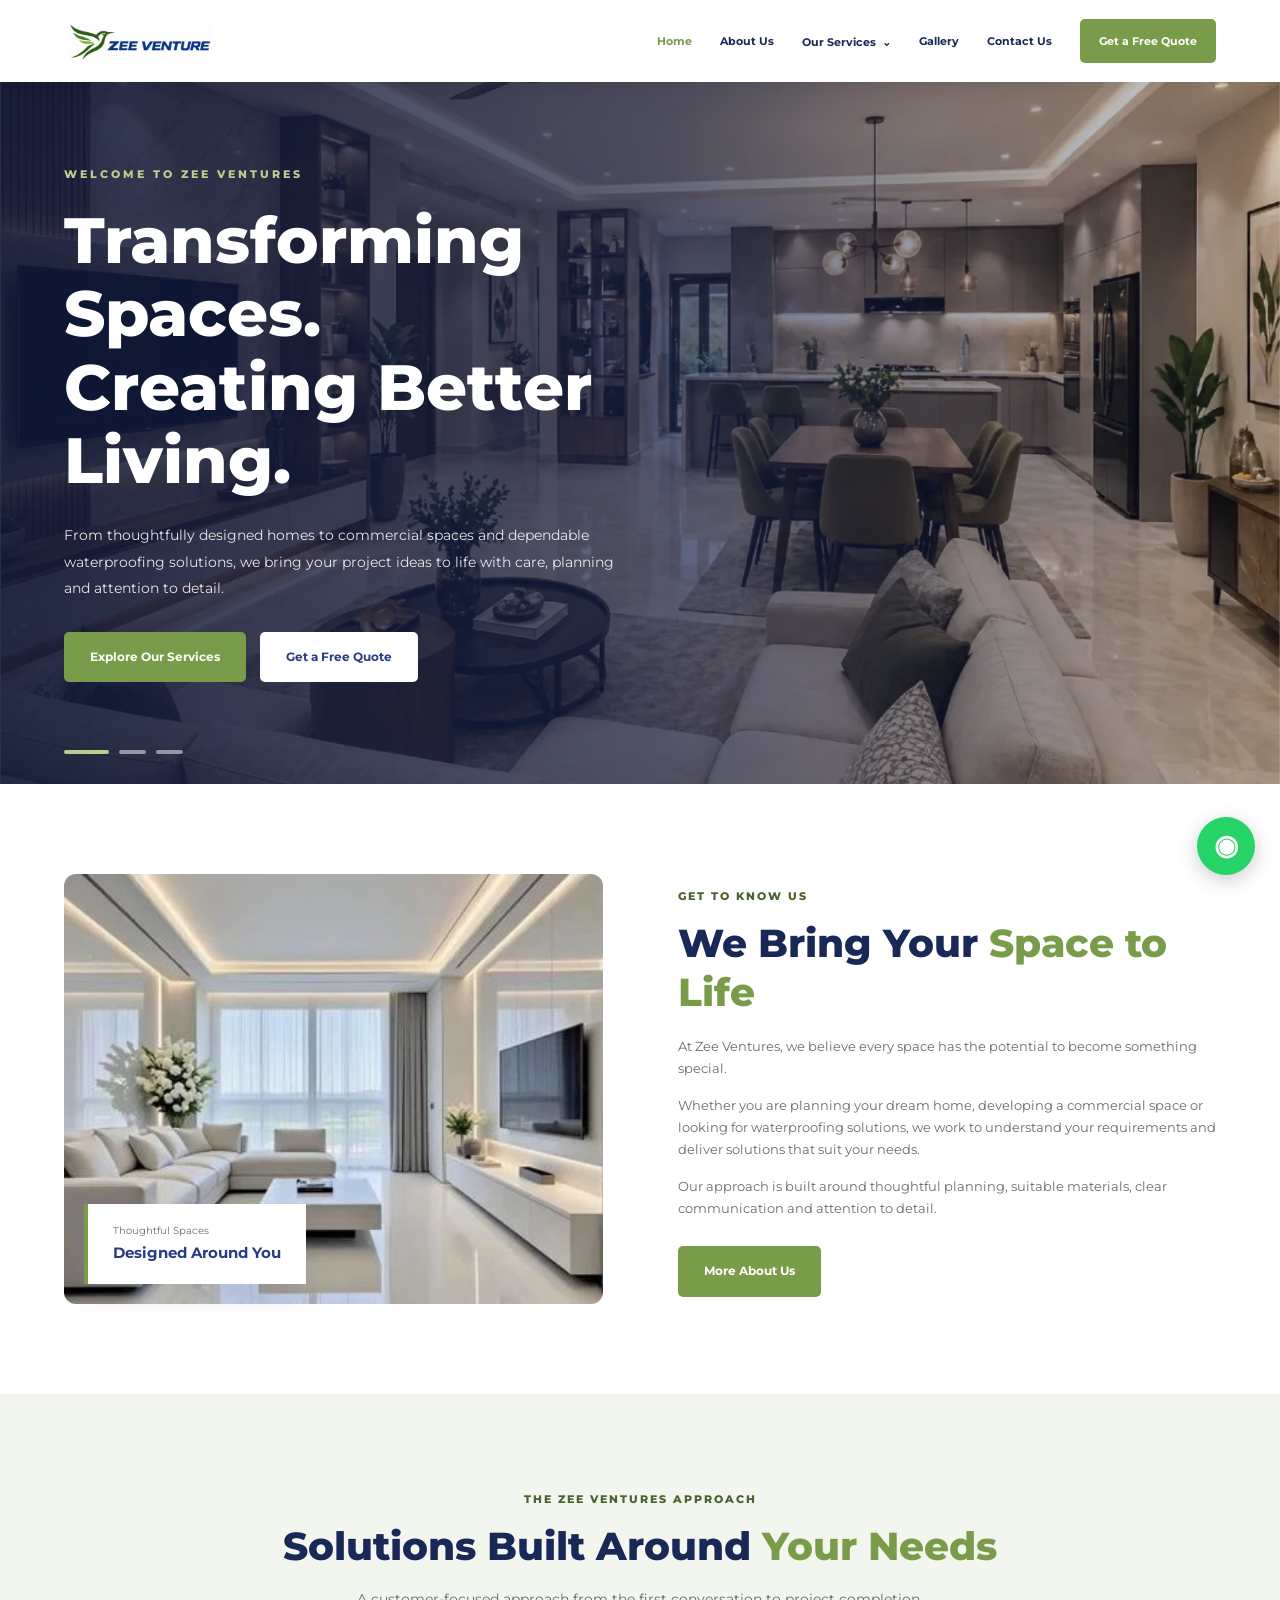
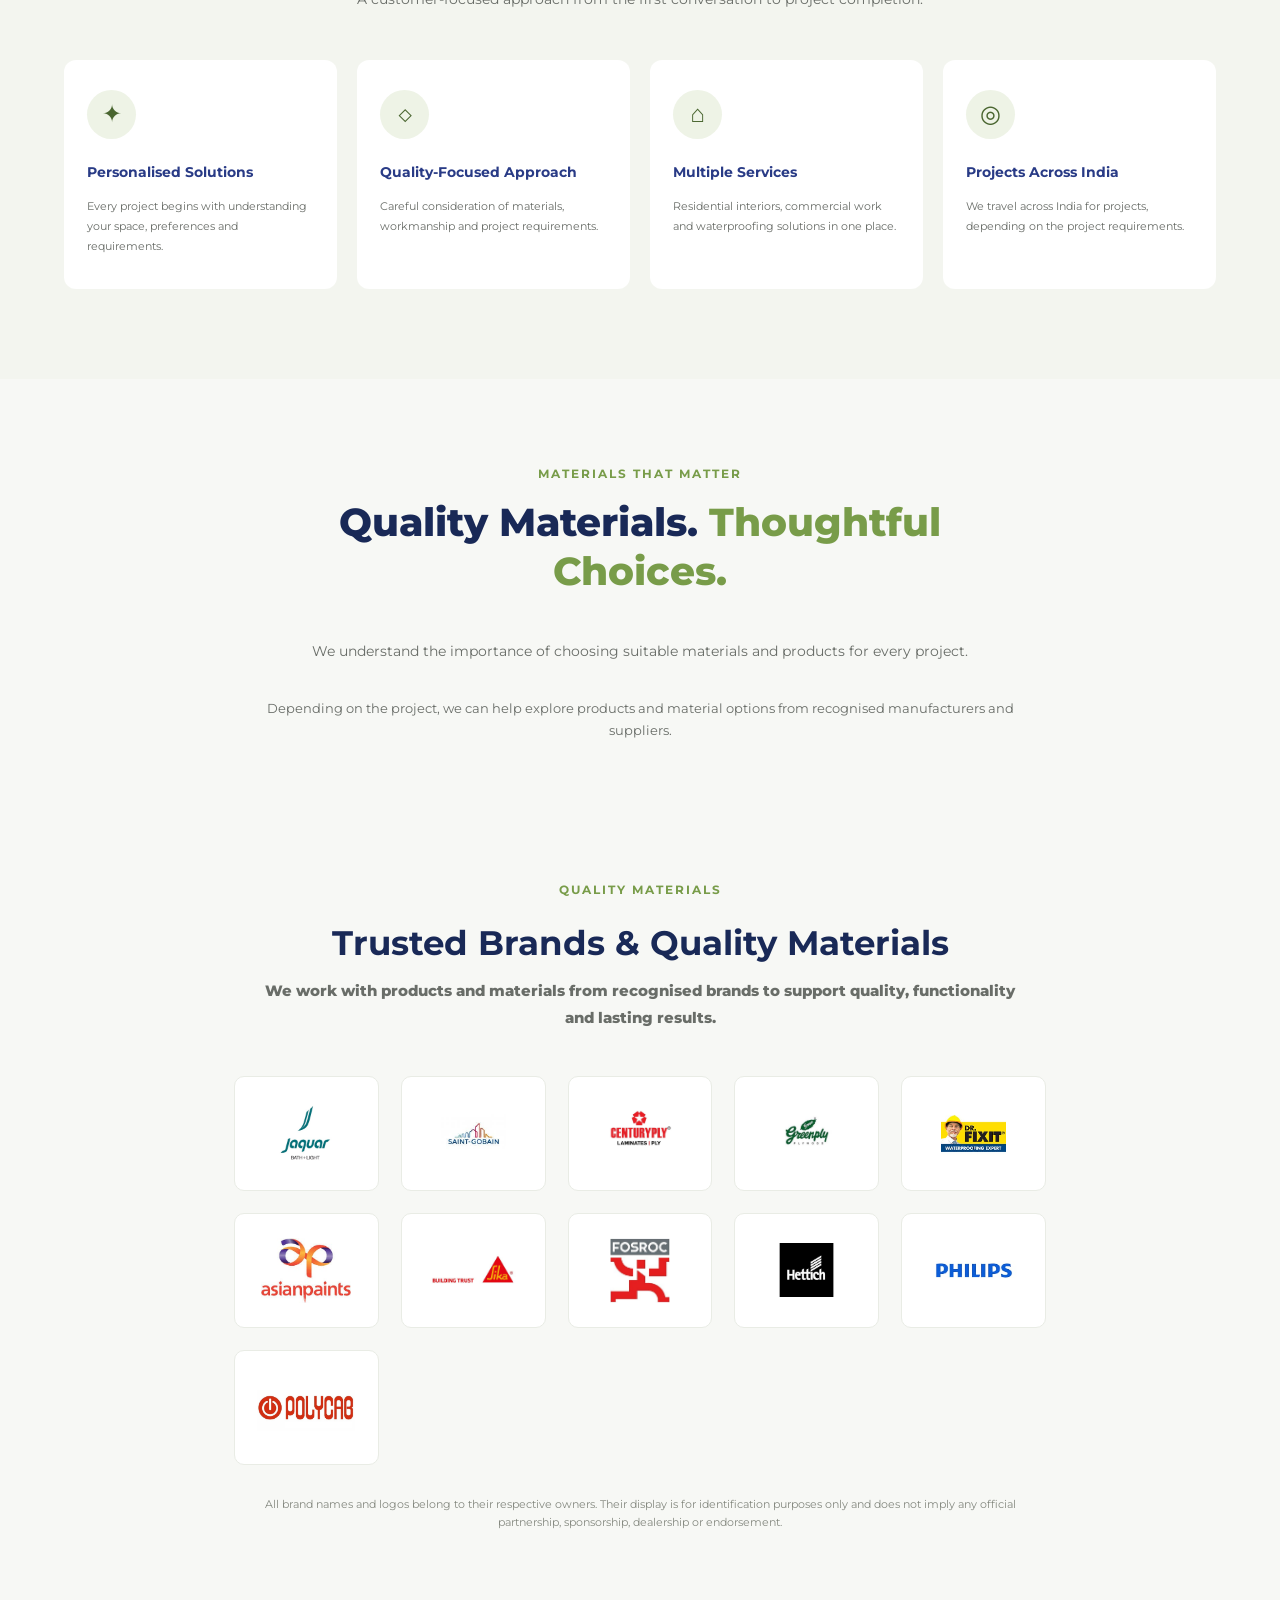
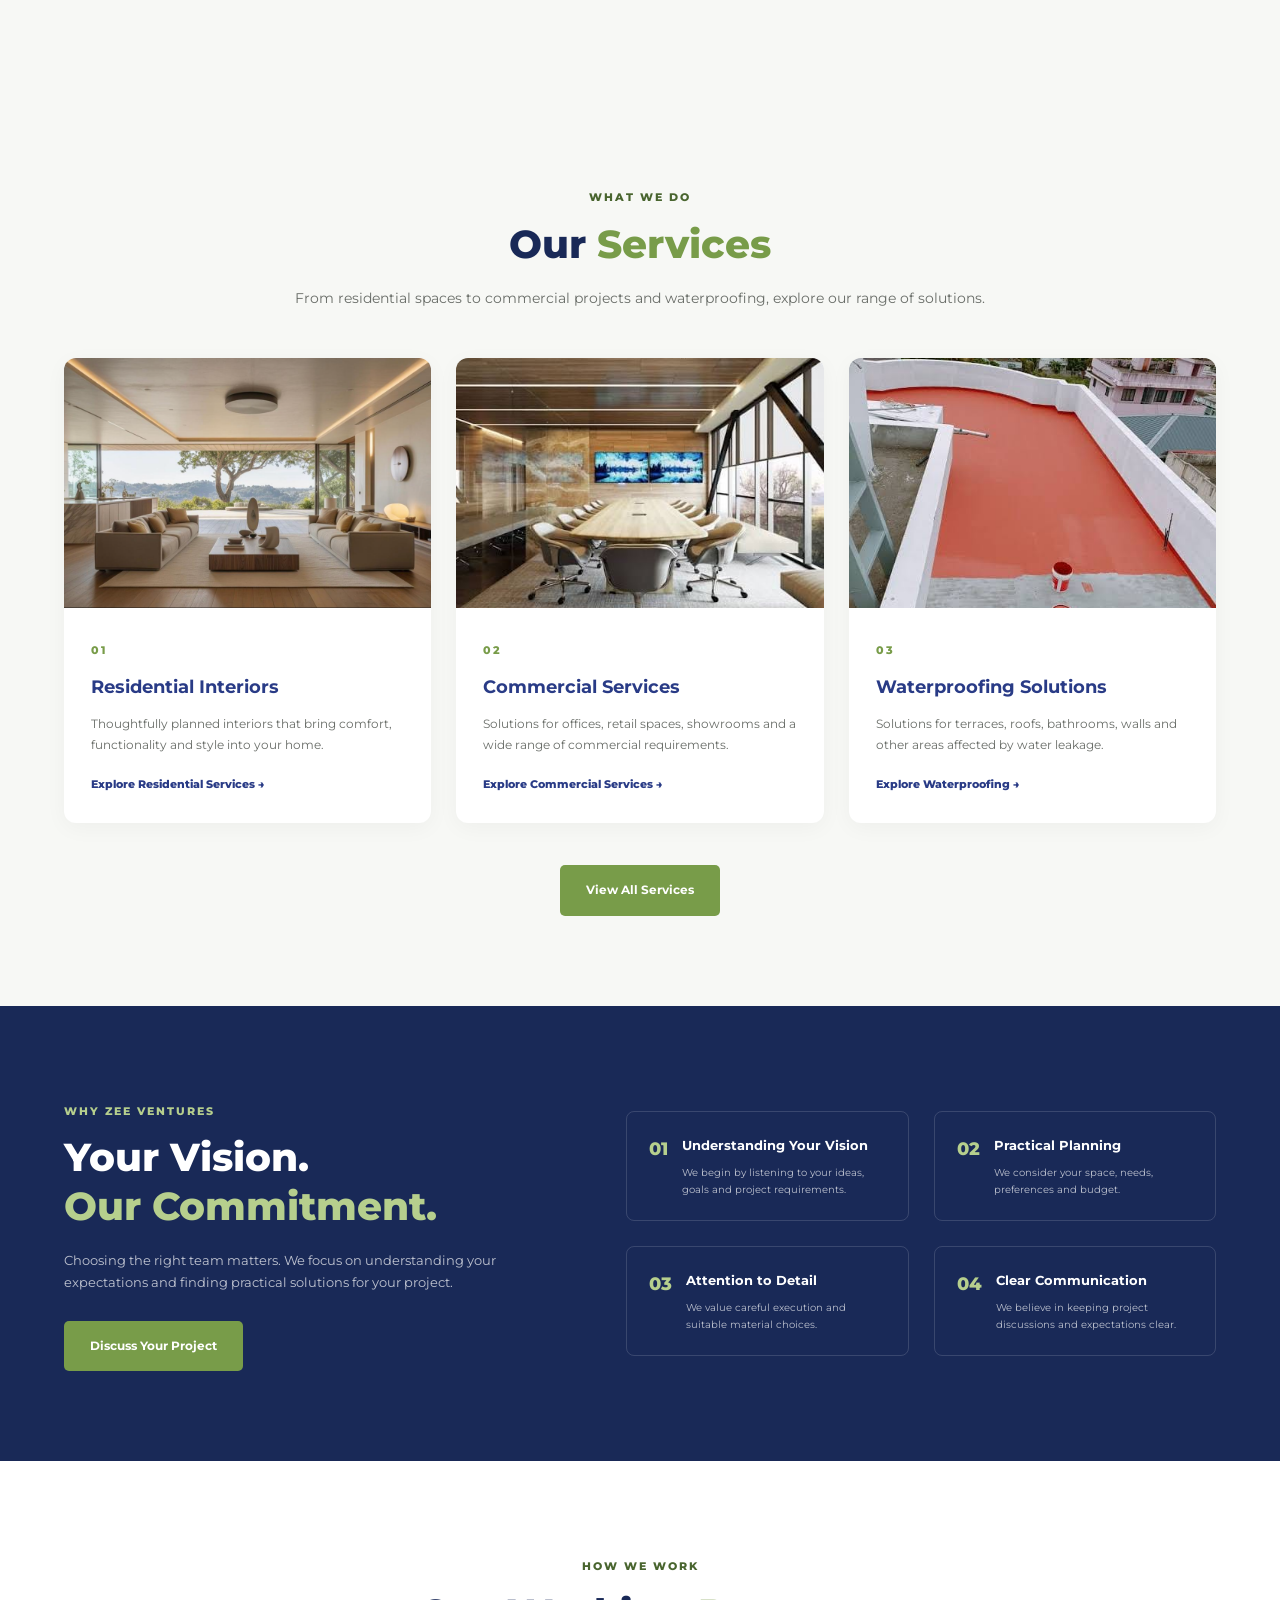
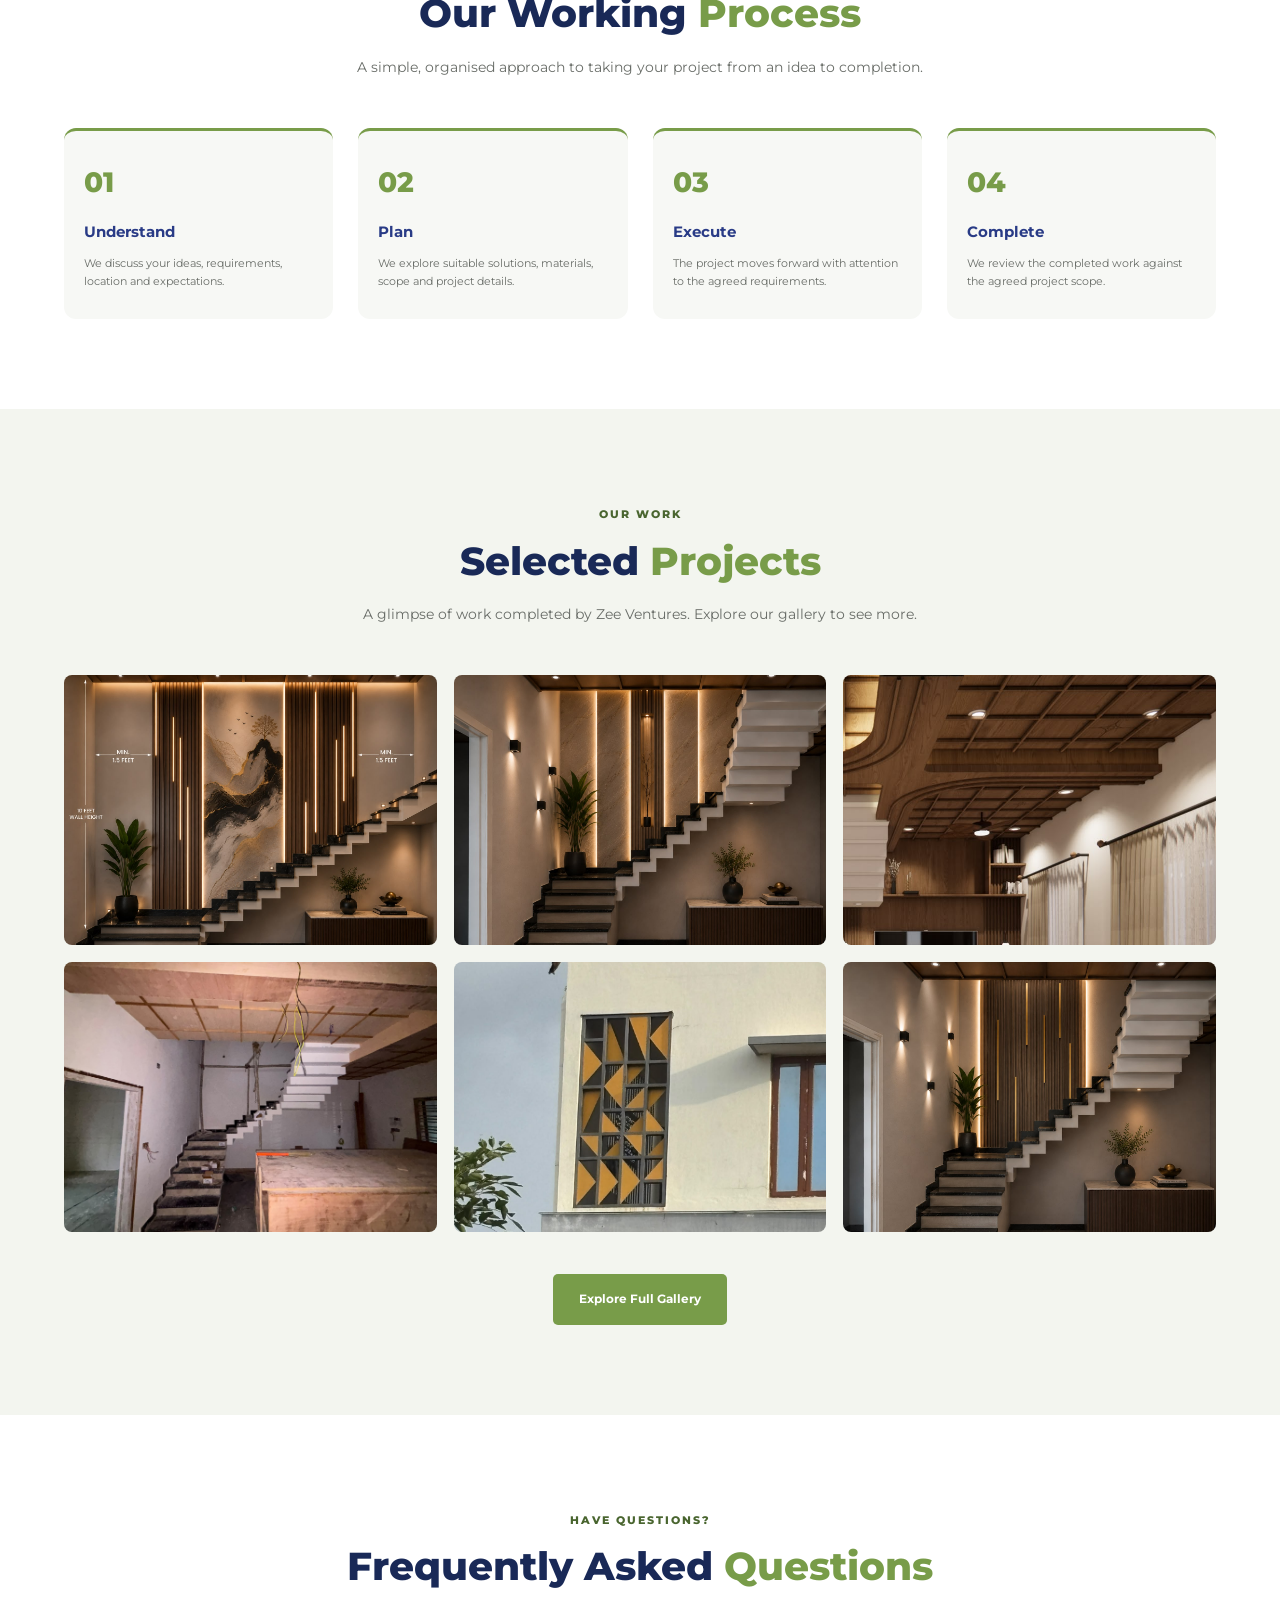
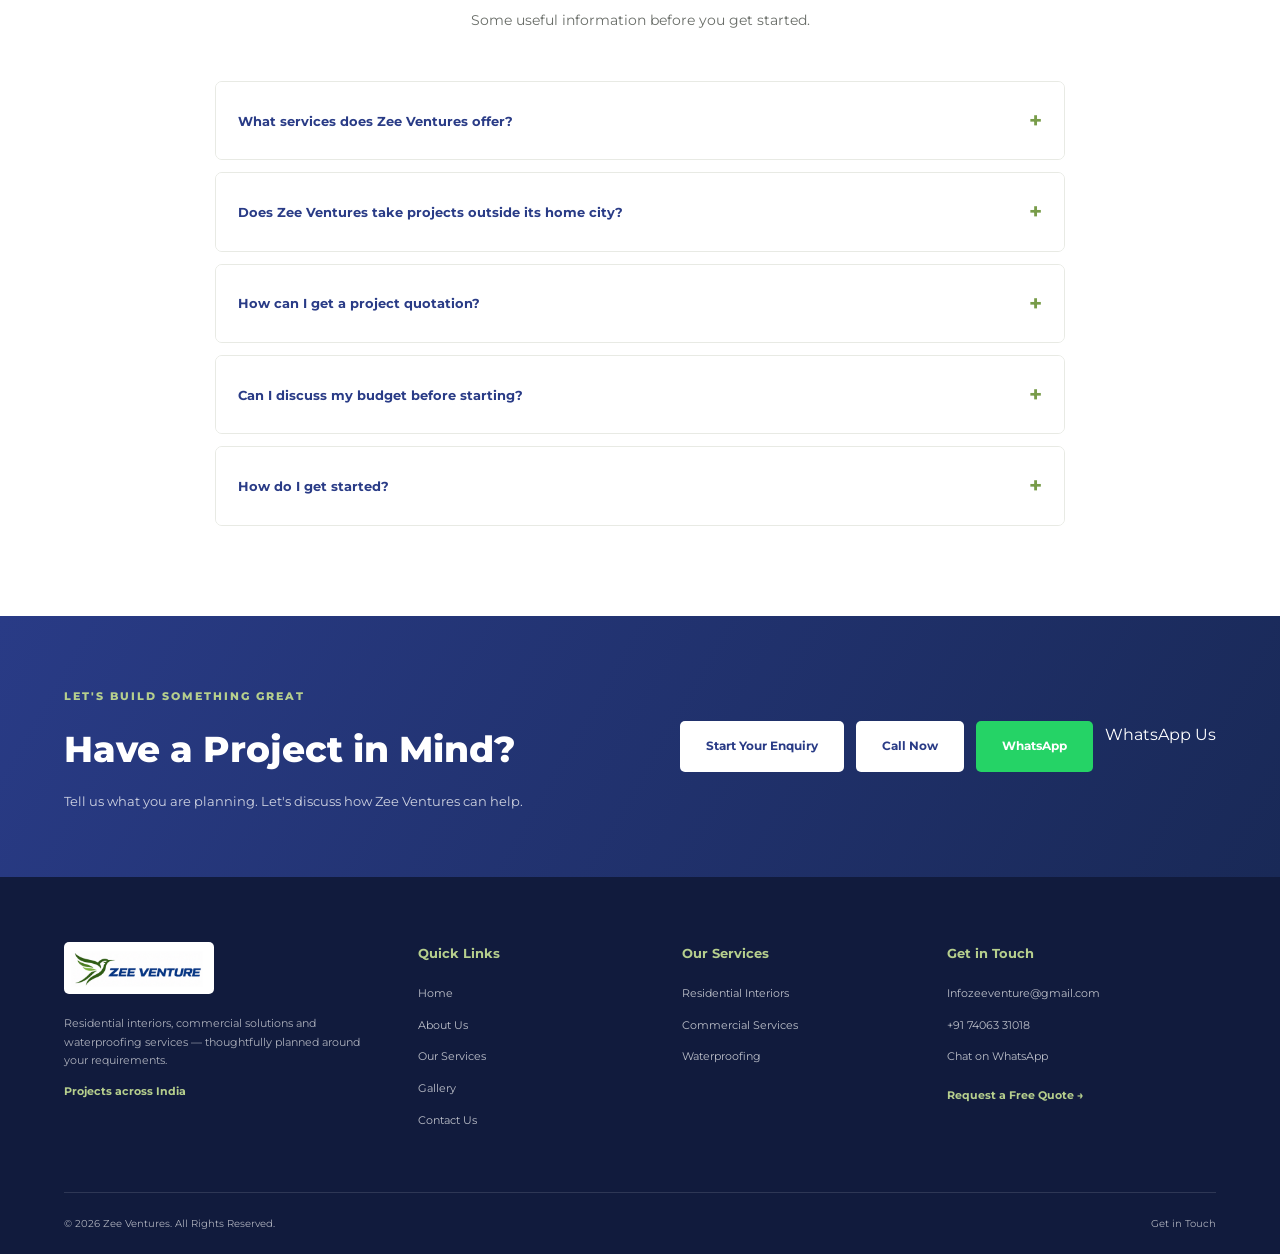
<file: index.html>
<!DOCTYPE html>
<html lang="en">
<head>
    <meta charset="UTF-8">
    <meta name="viewport" content="width=device-width, initial-scale=1.0">

   <title>Interior Designers & Construction in Bangalore | Zee Ventures</title>

    <meta name="description" content="Zee Ventures offers interior design, construction, modular kitchens, renovation and waterproofing services in Bangalore. Contact us for a free quote.">

    <meta name="keywords" content="Zee Ventures, interior design, residential interiors, commercial interiors, waterproofing, interior solutions India">

    <meta name="theme-color" content="#293B86">

    <link rel="preconnect" href="https://fonts.googleapis.com">
    <link rel="preconnect" href="https://fonts.gstatic.com" crossorigin>

    <link href="https://fonts.googleapis.com/css2?family=Montserrat:wght@400;500;600;700;800&display=swap" rel="stylesheet">

    <link rel="stylesheet" href="style.css">
    <link rel="canonical" href="https://zeeventures.in/">
</head>

<body>

<!-- ================= HEADER ================= -->

<header class="site-header">
    <div class="container header-container">

        <a href="index.html" class="logo">
            <img src="images/logo.png" alt="Zee Ventures">
        </a>

        <button class="menu-toggle" id="menuToggle"
                aria-label="Open navigation" aria-expanded="false">
            <span></span>
            <span></span>
            <span></span>
        </button>

        <nav class="main-nav" id="mainNav">
            <a href="index.html" class="active">Home</a>
            <a href="about.html">About Us</a>

            <div class="nav-dropdown">
                <a href="services.html" class="dropdown-toggle">
                    Our Services <span>⌄</span>
                </a>

                <div class="dropdown-menu">
                    <a href="services.html#residential">Residential Interiors</a>
                    <a href="services.html#commercial">Commercial Services</a>
                    <a href="services.html#waterproofing">Waterproofing</a>
                </div>
            </div>

            <a href="gallery.html">Gallery</a>
            <a href="contact.html">Contact Us</a>

            <a href="contact.html#contact-form" class="btn btn-primary nav-quote">
                Get a Free Quote
            </a>
        </nav>

    </div>
</header>


<main>

<!-- ================= HERO SLIDESHOW ================= -->

<section class="hero" id="home">

    <div class="hero-slides" aria-hidden="true">
        <img class="hero-slide active"
             src="images/zee-hero-1.webp" alt=""
             width="1854" height="1236" fetchpriority="high"
             style="object-fit: cover;">

        <div class="hero-slide" data-image="images/zee-hero-2.webp"></div>
        <div class="hero-slide" data-image="images/i22.jpeg"></div>
    </div>

    <div class="hero-overlay"></div>

    <div class="container hero-container">
        <div class="hero-content">

            <span class="hero-tag">WELCOME TO ZEE VENTURES</span>

            <h1>
                Transforming Spaces.<br>
                Creating Better Living.
            </h1>

            <p>
                From thoughtfully designed homes to commercial
                spaces and dependable waterproofing solutions,
                we bring your project ideas to life with care,
                planning and attention to detail.
            </p>

            <div class="hero-buttons">
                <a href="services.html" class="btn btn-primary">
                    Explore Our Services
                </a>

                <a href="contact.html#contact-form" class="btn btn-light">
                    Get a Free Quote
                </a>
            </div>

        </div>
    </div>

    <div class="hero-dots">
        <button class="hero-dot active" data-slide="0"
                aria-label="Show slide 1"></button>
        <button class="hero-dot" data-slide="1"
                aria-label="Show slide 2"></button>
        <button class="hero-dot" data-slide="2"
                aria-label="Show slide 3"></button>
    </div>

</section>


<!-- ================= INTRODUCTION / ABOUT ================= -->

<section class="section-padding about-section" id="about">
    <div class="container about-grid">

        <div class="about-image">
            <img src="images/i1.jpeg"
                 alt="Interior design project by Zee Ventures"
                 loading="lazy">

            <div class="about-image-caption">
                <span>Thoughtful Spaces</span>
                <strong>Designed Around You</strong>
            </div>
        </div>

        <div class="about-content">

            <span class="section-tag">GET TO KNOW US</span>

            <h2 class="section-heading">
                We Bring Your <span>Space to Life</span>
            </h2>

            <p>
                At Zee Ventures, we believe every space has the
                potential to become something special.
            </p>

            <p>
                Whether you are planning your dream home,
                developing a commercial space or looking for
                waterproofing solutions, we work to understand
                your requirements and deliver solutions that
                suit your needs.
            </p>

            <p>
                Our approach is built around thoughtful planning,
                suitable materials, clear communication and
                attention to detail.
            </p>

            <a href="about.html" class="btn btn-primary">
                More About Us
            </a>

        </div>

    </div>
</section>


<!-- ================= TRUST HIGHLIGHTS ================= -->

<section class="trust-section section-padding">
    <div class="container">

        <div class="section-title center">
            <span class="section-tag">THE ZEE VENTURES APPROACH</span>
            <h2 class="section-heading">
                Solutions Built Around <span>Your Needs</span>
            </h2>
            <p>
                A customer-focused approach from the first
                conversation to project completion.
            </p>
        </div>

        <div class="trust-grid">

            <div class="trust-card">
                <div class="trust-icon">✦</div>
                <h3>Personalised Solutions</h3>
                <p>
                    Every project begins with understanding
                    your space, preferences and requirements.
                </p>
            </div>

            <div class="trust-card">
                <div class="trust-icon">◇</div>
                <h3>Quality-Focused Approach</h3>
                <p>
                    Careful consideration of materials,
                    workmanship and project requirements.
                </p>
            </div>

            <div class="trust-card">
                <div class="trust-icon">⌂</div>
                <h3>Multiple Services</h3>
                <p>
                    Residential interiors, commercial work
                    and waterproofing solutions in one place.
                </p>
            </div>

            <div class="trust-card">
                <div class="trust-icon">◎</div>
                <h3>Projects Across India</h3>
                <p>
                    We travel across India for projects,
                    depending on the project requirements.
                </p>
            </div>

        </div>

    </div>
</section>


<!-- ================= BRANDS & MATERIALS ================= -->

<section class="brands-section section-padding">
    <div class="container">

        <div class="section-title center">
            <span class="section-tag">MATERIALS THAT MATTER</span>
            <h2 class="section-heading">
                Quality Materials. <span>Thoughtful Choices.</span>
            </h2>
            <p>
                We understand the importance of choosing
                suitable materials and products for every project.
            </p>
        </div>

        <div class="brands-message">
            <p>
                Depending on the project, we can help explore
                products and material options from recognised
                manufacturers and suppliers.
            </p>
        </div>

        <!--
        Add brand names below ONLY when Zee Ventures genuinely
        uses, specifies or sources those brands for projects.
        Do not add brand logos without permission.
        Remove any names that do not apply.
        -->

        
<section class="brands-section">
    <div class="section-heading">
        <span class="section-tag">QUALITY MATERIALS</span>
        <h2>Trusted Brands & Quality Materials</h2>
        <p>
            We work with products and materials from recognised brands
            to support quality, functionality and lasting results.
        </p>
    </div>

    <div class="brand-list">

        <div class="brand-item">
            <img src="images/brands/jaquar.jpeg" alt="Jaquar">
        </div>

        <div class="brand-item">
            <img src="images/brands/saint-gobain.jpeg" alt="Saint-Gobain">
        </div>

        <div class="brand-item">
            <img src="images/brands/centuryply.jpeg" alt="CenturyPly">
        </div>

        <div class="brand-item">
            <img src="images/brands/greenply.jpeg" alt="Greenply">
        </div>

        <div class="brand-item">
            <img src="images/brands/dr-fixit.jpeg" alt="Dr. Fixit">
        </div>

        <div class="brand-item">
            <img src="images/brands/asian-paints.jpeg" alt="Asian Paints">
        </div>

        <div class="brand-item">
            <img src="images/brands/sika.jpeg" alt="Sika">
        </div>

        <div class="brand-item">
            <img src="images/brands/fosroc.jpeg" alt="Fosroc">
        </div>

        <div class="brand-item">
            <img src="images/brands/hettich.jpeg" alt="Hettich">
        </div>

        <div class="brand-item">
            <img src="images/brands/philips.jpeg" alt="Philips">
        </div>

        <div class="brand-item">
            <img src="images/brands/polycab.jpeg" alt="Polycab">
        </div>

    </div>

    <p class="brand-disclaimer">
        All brand names and logos belong to their respective owners.
        Their display is for identification purposes only and does not
        imply any official partnership, sponsorship, dealership or endorsement.
    </p>
</section>

    </div>
</section>

<!-- ================= OUR SERVICES ================= -->

<section class="section-padding services-section" id="services">
    <div class="container">

        <div class="section-title center">
            <span class="section-tag">WHAT WE DO</span>
            <h2 class="section-heading">
                Our <span>Services</span>
            </h2>
            <p>
                From residential spaces to commercial projects
                and waterproofing, explore our range of solutions.
            </p>
        </div>

        <div class="services-grid">

            <!-- RESIDENTIAL -->

            <article class="service-card">
                <div class="service-image">
                    <img src="images/25.png"
                         alt="Residential interior design"
                         loading="lazy">
                </div>

                <div class="service-info">
                    <span class="service-number">01</span>
                    <h3>Residential Interiors</h3>
                    <p>
                        Thoughtfully planned interiors that
                        bring comfort, functionality and style
                        into your home.
                    </p>

                    <a href="services.html#residential"
                       class="text-link">
                        Explore Residential Services →
                    </a>
                </div>
            </article>

            <!-- COMMERCIAL -->

            <article class="service-card">
                <div class="service-image">
                    <img src="images/i23.jpeg"
                         alt="Commercial interior project"
                         loading="lazy">
                </div>

                <div class="service-info">
                    <span class="service-number">02</span>
                    <h3>Commercial Services</h3>
                    <p>
                        Solutions for offices, retail spaces,
                        showrooms and a wide range of
                        commercial requirements.
                    </p>

                    <a href="services.html#commercial"
                       class="text-link">
                        Explore Commercial Services →
                    </a>
                </div>
            </article>

            <!-- WATERPROOFING -->

            <article class="service-card">
                <div class="service-image">
                    <img src="images/i20.jpeg"
                         alt="Waterproofing project"
                         loading="lazy">
                </div>

                <div class="service-info">
                    <span class="service-number">03</span>
                    <h3>Waterproofing Solutions</h3>
                    <p>
                        Solutions for terraces, roofs,
                        bathrooms, walls and other areas
                        affected by water leakage.
                    </p>

                    <a href="services.html#waterproofing"
                       class="text-link">
                        Explore Waterproofing →
                    </a>
                </div>
            </article>

        </div>

        <div class="center services-button">
            <a href="services.html" class="btn btn-primary">
                View All Services
            </a>
        </div>

    </div>
</section>


<!-- ================= WHY CHOOSE ZEE VENTURES ================= -->

<section class="why-section section-padding">
    <div class="container">

        <div class="why-grid">

            <div class="why-intro">
                <span class="section-tag">WHY ZEE VENTURES</span>

                <h2 class="section-heading">
                    Your Vision.<br>
                    <span>Our Commitment.</span>
                </h2>

                <p>
                    Choosing the right team matters.
                    We focus on understanding your expectations
                    and finding practical solutions for your project.
                </p>

                <a href="contact.html#contact-form"
                   class="btn btn-primary">
                    Discuss Your Project
                </a>
            </div>

            <div class="why-features">

                <div class="why-card">
                    <span class="why-icon">01</span>
                    <div>
                        <h3>Understanding Your Vision</h3>
                        <p>
                            We begin by listening to your ideas,
                            goals and project requirements.
                        </p>
                    </div>
                </div>

                <div class="why-card">
                    <span class="why-icon">02</span>
                    <div>
                        <h3>Practical Planning</h3>
                        <p>
                            We consider your space, needs,
                            preferences and budget.
                        </p>
                    </div>
                </div>

                <div class="why-card">
                    <span class="why-icon">03</span>
                    <div>
                        <h3>Attention to Detail</h3>
                        <p>
                            We value careful execution and
                            suitable material choices.
                        </p>
                    </div>
                </div>

                <div class="why-card">
                    <span class="why-icon">04</span>
                    <div>
                        <h3>Clear Communication</h3>
                        <p>
                            We believe in keeping project
                            discussions and expectations clear.
                        </p>
                    </div>
                </div>

            </div>

        </div>

    </div>
</section>


<!-- ================= WORKING PROCESS ================= -->

<section class="section-padding process-section">
    <div class="container">

        <div class="section-title center">
            <span class="section-tag">HOW WE WORK</span>
            <h2 class="section-heading">
                Our Working <span>Process</span>
            </h2>
            <p>
                A simple, organised approach to taking
                your project from an idea to completion.
            </p>
        </div>

        <div class="process-grid">

            <div class="process-item">
                <span class="process-number">01</span>
                <h3>Understand</h3>
                <p>
                    We discuss your ideas, requirements,
                    location and expectations.
                </p>
            </div>

            <div class="process-item">
                <span class="process-number">02</span>
                <h3>Plan</h3>
                <p>
                    We explore suitable solutions,
                    materials, scope and project details.
                </p>
            </div>

            <div class="process-item">
                <span class="process-number">03</span>
                <h3>Execute</h3>
                <p>
                    The project moves forward with
                    attention to the agreed requirements.
                </p>
            </div>

            <div class="process-item">
                <span class="process-number">04</span>
                <h3>Complete</h3>
                <p>
                    We review the completed work
                    against the agreed project scope.
                </p>
            </div>

        </div>

    </div>
</section>


<!-- ================= SELECTED PROJECTS ================= -->

<section class="section-padding gallery-section" id="projects">
    <div class="container">

        <div class="section-title center">
            <span class="section-tag">OUR WORK</span>
            <h2 class="section-heading">
                Selected <span>Projects</span>
            </h2>
            <p>
                A glimpse of work completed by Zee Ventures.
                Explore our gallery to see more.
            </p>
        </div>

        <!--
        IMPORTANT:
        Keep only actual Zee Ventures completed project photos
        inside images/gallery/.
        Replace these sample filenames with your real filenames.
        -->

        <div class="home-gallery-grid">

            <a href="gallery.html" class="home-gallery-item">
                <img src="images/mywork/residential/15.jpeg"
                     alt="Zee Ventures completed project"
                     loading="lazy">
                <span>View Project</span>
            </a>

            <a href="gallery.html" class="home-gallery-item">
                <img src="images/mywork/residential/16.jpeg"
                     alt="Zee Ventures completed project"
                     loading="lazy">
                <span>View Project</span>
            </a>

            <a href="gallery.html" class="home-gallery-item">
                <img src="images/mywork/residential/17.jpeg"
                     alt="Zee Ventures completed project"
                     loading="lazy">
                <span>View Project</span>
            </a>

            <a href="gallery.html" class="home-gallery-item">
                <img src="images/mywork/residential/18.jpeg"
                     alt="Zee Ventures completed project"
                     loading="lazy">
                <span>View Project</span>
            </a>

            <a href="gallery.html" class="home-gallery-item">
                <img src="images/mywork/residential/19.jpeg"
                     alt="Zee Ventures completed project"
                     loading="lazy">
                <span>View Project</span>
            </a>

            <a href="gallery.html" class="home-gallery-item">
                <img src="images/mywork/residential/20.jpeg"
                     alt="Zee Ventures completed project"
                     loading="lazy">
                <span>View Project</span>
            </a>

        </div>

        <div class="center gallery-button">
            <a href="gallery.html" class="btn btn-primary">
                Explore Full Gallery
            </a>
        </div>

    </div>
</section>


<!-- ================= FAQ ================= -->

<section class="section-padding faq-section">
    <div class="container faq-container">

        <div class="section-title center">
            <span class="section-tag">HAVE QUESTIONS?</span>
            <h2 class="section-heading">
                Frequently Asked <span>Questions</span>
            </h2>
            <p>
                Some useful information before you get started.
            </p>
        </div>

        <div class="faq-list">

            <div class="faq-item">
                <button class="faq-question">
                    What services does Zee Ventures offer?
                    <span>+</span>
                </button>
                <div class="faq-answer">
                    <p>
                        We offer residential interior design,
                        commercial project solutions and
                        waterproofing services.
                    </p>
                </div>
            </div>

            <div class="faq-item">
                <button class="faq-question">
                    Does Zee Ventures take projects outside its home city?
                    <span>+</span>
                </button>
                <div class="faq-answer">
                    <p>
                        Yes. We travel across India for projects.
                        Project feasibility and arrangements
                        are discussed based on the location
                        and scope of work.
                    </p>
                </div>
            </div>

            <div class="faq-item">
                <button class="faq-question">
                    How can I get a project quotation?
                    <span>+</span>
                </button>
                <div class="faq-answer">
                    <p>
                        Contact us through the enquiry form,
                        email or WhatsApp. Share your project
                        type, location and requirements so
                        we can discuss the next steps.
                    </p>
                </div>
            </div>

            <div class="faq-item">
                <button class="faq-question">
                    Can I discuss my budget before starting?
                    <span>+</span>
                </button>
                <div class="faq-answer">
                    <p>
                        Absolutely. You can share your
                        approximate budget and expectations
                        during the initial discussion.
                    </p>
                </div>
            </div>

            <div class="faq-item">
                <button class="faq-question">
                    How do I get started?
                    <span>+</span>
                </button>
                <div class="faq-answer">
                    <p>
                        Simply contact us with your project
                        details. We can discuss your needs
                        and the appropriate next steps.
                    </p>
                </div>
            </div>

        </div>

    </div>
</section>


<!-- ================= CONTACT CTA ================= -->

<section class="cta-section">
    <div class="container cta-content">

        <div>
            <span class="section-tag">LET'S BUILD SOMETHING GREAT</span>
            <h2>Have a Project in Mind?</h2>
            <p>
                Tell us what you are planning.
                Let's discuss how Zee Ventures can help.
            </p>
        </div>

        <div class="cta-buttons">
            <a href="contact.html#contact-form"
               class="btn btn-light">
                Start Your Enquiry
            </a>

            <a href="tel:+917406331018" class="btn btn-light">
    Call Now
</a>

<a href="https://wa.me/917406331018?text=Hi%20Zee%20Ventures%2C%20I%20would%20like%20a%20quote.%0AService%20required%3A%20%0AProject%20location%20%28area%20and%20city%29%3A%20"
   class="btn btn-whatsapp"
   target="_blank"
   rel="noopener">
    WhatsApp
</a>
                WhatsApp Us
            </a>
        </div>

    </div>
</section>

</main>


<!-- ================= FOOTER ================= -->

<footer class="site-footer">
    <div class="container">

        <div class="footer-grid">

            <div class="footer-about">
                <a href="index.html" class="footer-logo">
                    <img src="images/logo.png" alt="Zee Ventures">
                </a>

                <p>
                    Residential interiors, commercial solutions
                    and waterproofing services — thoughtfully
                    planned around your requirements.
                </p>

                <p class="footer-location">
                    Projects across India
                </p>
            </div>

            <div class="footer-links">
                <h3>Quick Links</h3>
                <a href="index.html">Home</a>
                <a href="about.html">About Us</a>
                <a href="services.html">Our Services</a>
                <a href="gallery.html">Gallery</a>
                <a href="contact.html">Contact Us</a>
            </div>

            <div class="footer-links">
                <h3>Our Services</h3>
                <a href="services.html#residential">Residential Interiors</a>
                <a href="services.html#commercial">Commercial Services</a>
                <a href="services.html#waterproofing">Waterproofing</a>
            </div>

            <div class="footer-contact">
                <h3>Get in Touch</h3>

                <a href="mailto:Infozeeventure@gmail.com">
                    Infozeeventure@gmail.com
                </a>

                <a href="tel:+917406331018">
                    +91 74063 31018
                </a>

                <a href="https://wa.me/917406331018"
                   target="_blank" rel="noopener">
                    Chat on WhatsApp
                </a>

                <a href="contact.html#contact-form"
                   class="footer-quote">
                    Request a Free Quote →
                </a>
            </div>

        </div>

        <div class="footer-bottom">
            <p>
                © <span id="currentYear"></span> Zee Ventures.
                All Rights Reserved.
            </p>

            <a href="contact.html">Get in Touch</a>
        </div>

    </div>
</footer>


<!-- ================= FLOATING WHATSAPP ================= -->

<a href="https://wa.me/917406331018"
   class="floating-whatsapp"
   target="_blank"
   rel="noopener"
   aria-label="Chat with Zee Ventures on WhatsApp">

    <span>WhatsApp</span>
</a>


<!-- ================= BACK TO TOP ================= -->

<button class="back-to-top" id="backToTop"
        aria-label="Back to top">
    ↑
</button>


<script src="script.js" defer></script>

</body>
</html>
</file>
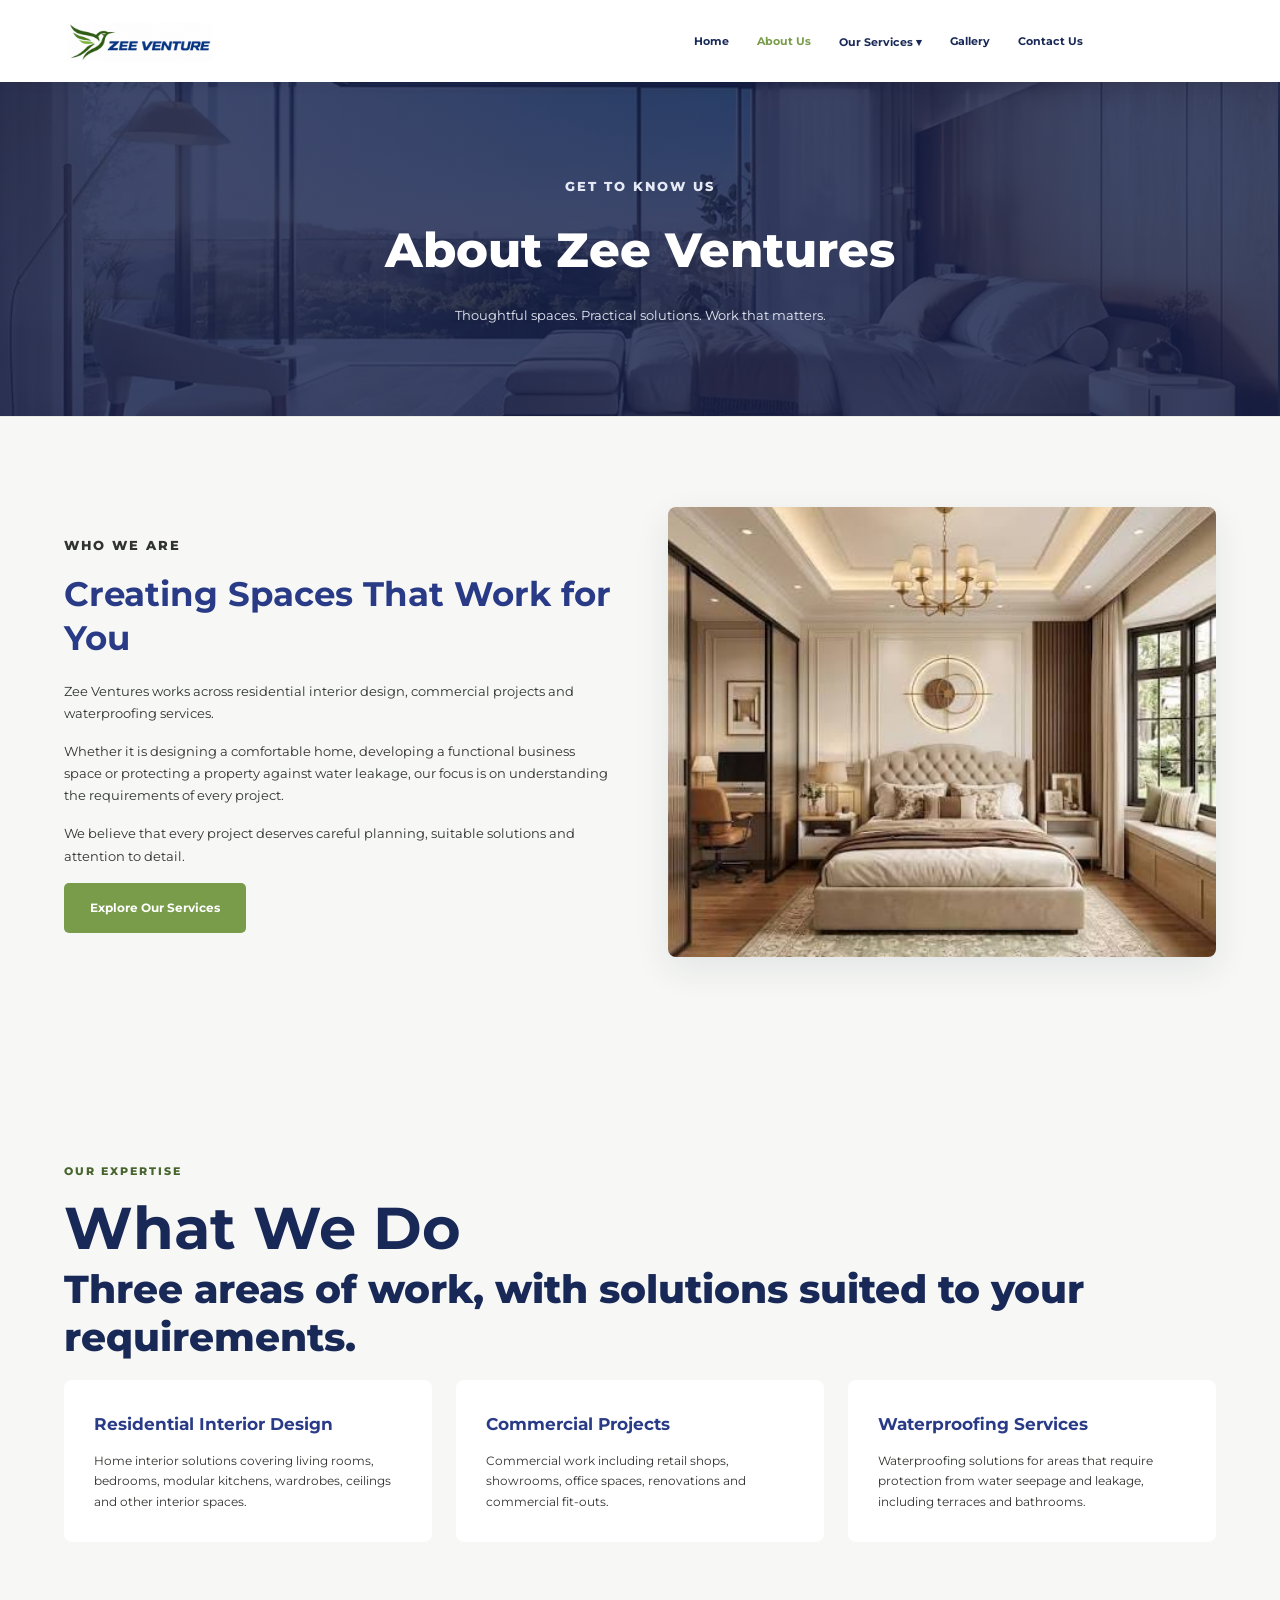
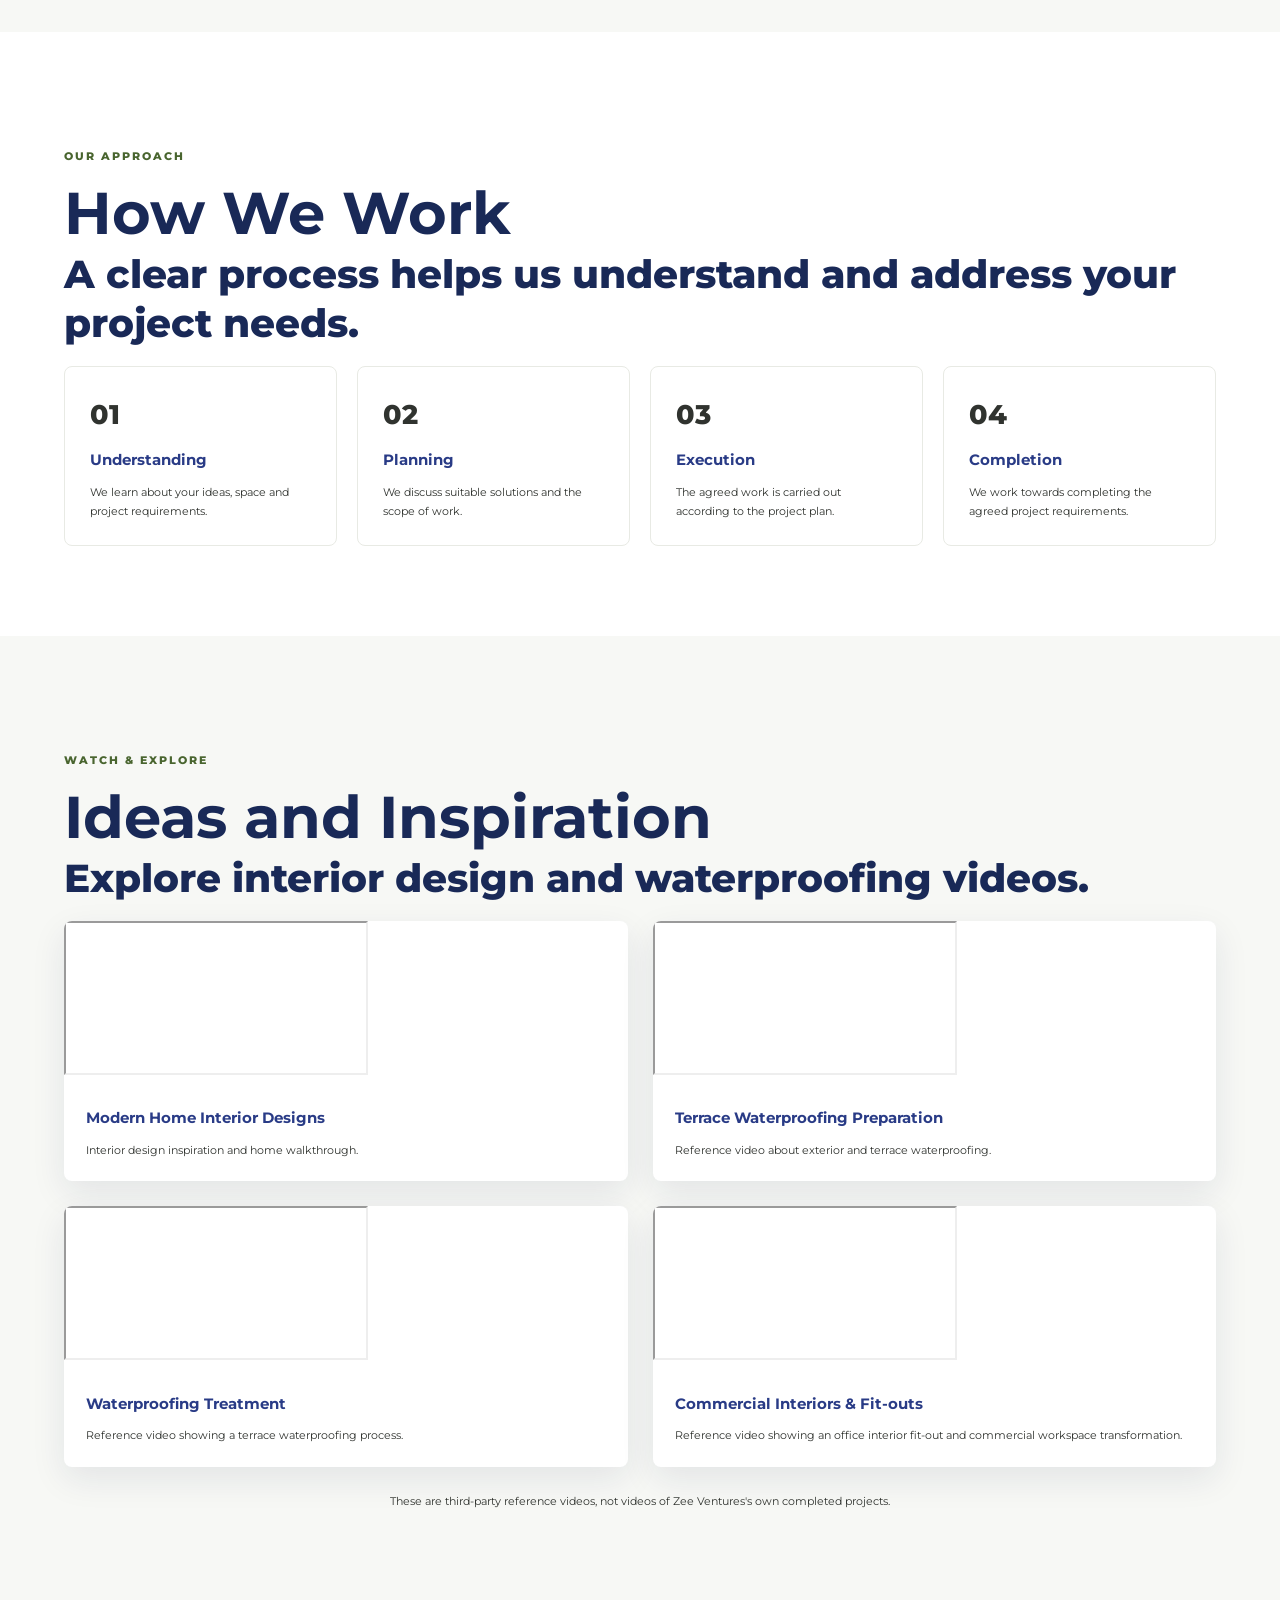
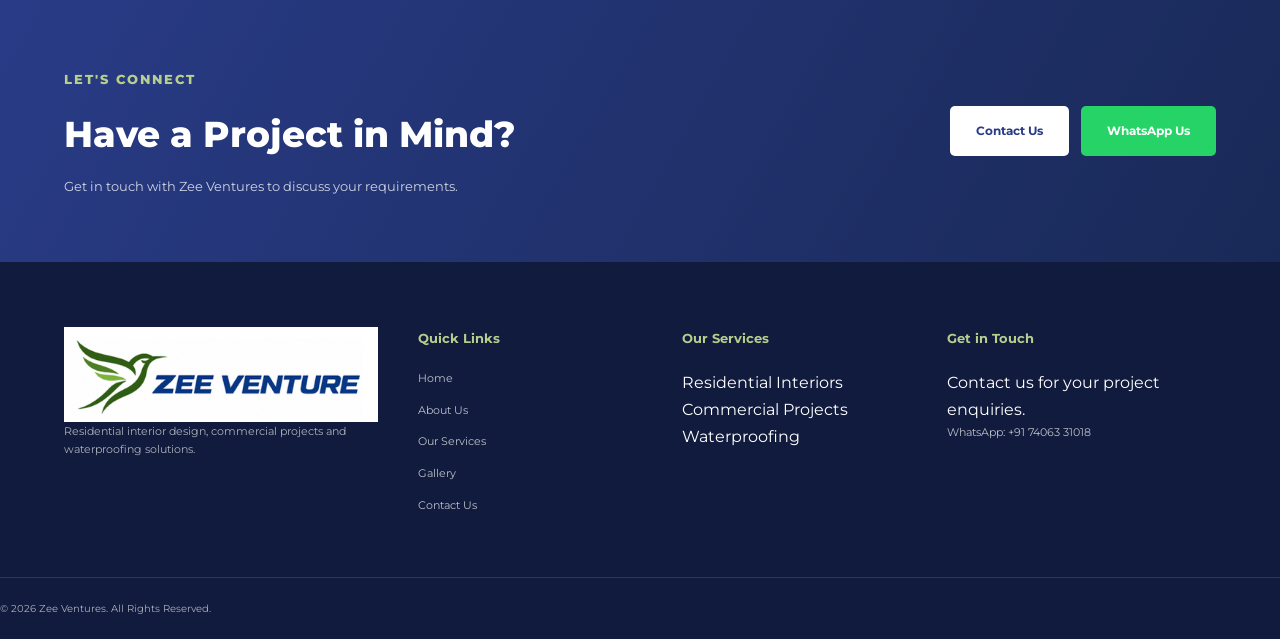
<file: about.html>
<!DOCTYPE html>
<html lang="en">
<head>
    <meta charset="UTF-8">
    <meta name="viewport" content="width=device-width, initial-scale=1.0">
    
 <meta name="description" content="Learn about Zee Ventures, a Bangalore-based company offering construction, interior design, modular kitchens, renovation, MEP and waterproofing services across India.">

    <title>About Zee Ventures | Construction & Interior Design Bangalore</title>
    <link rel="preconnect" href="https://fonts.googleapis.com">
    <link rel="preconnect" href="https://fonts.gstatic.com" crossorigin>
    <link href="https://fonts.googleapis.com/css2?family=Montserrat:wght@400;500;600;700;800&display=swap" rel="stylesheet">

    
 <link rel="stylesheet" href="style.css">
 <link rel="canonical" href="https://zeeventures.in/about.html">


    <style>
        .page-banner {
            background: linear-gradient(rgba(20, 32, 75, .82), rgba(20, 32, 75, .82)),
                        url('images/24.png') center/cover;
            padding: 90px 0;
            text-align: center;
            color: white;
        }

        .page-banner h1 {
    font-size: clamp(32px, 5vw, 48px);
    margin-bottom: 12px;
    color: #ffffff;
}
        

        .page-banner p {
            font-size: 13px;
            color: #e5e9f5;
        }

        .about-intro {
            display: grid;
            grid-template-columns: 1fr 1fr;
            gap: 55px;
            align-items: center;
        }

        .about-intro img {
            width: 100%;
            height: 450px;
            object-fit: cover;
            border-radius: 8px;
            box-shadow: var(--shadow);
        }

        .about-intro p {
            color: var(--grey);
            font-size: 13px;
            margin-bottom: 16px;
        }

        .expertise-section {
            background: var(--light-bg);
        }

        .expertise-grid {
            display: grid;
            grid-template-columns: repeat(3, 1fr);
            gap: 24px;
        }

        .expertise-card {
            background: white;
            padding: 30px;
            border-radius: 8px;
            border-bottom: 4px solid var(--olive);
        }

        .expertise-card h3 {
            color: var(--navy);
            font-size: 17px;
            margin-bottom: 12px;
        }

        .expertise-card p {
            color: var(--grey);
            font-size: 12px;
        }

        .approach-section {
            background: white;
        }

        .approach-grid {
            display: grid;
            grid-template-columns: repeat(4, 1fr);
            gap: 20px;
        }

        .approach-card {
            padding: 25px;
            border: 1px solid var(--border);
            border-radius: 8px;
        }

        .approach-card span {
            color: var(--olive);
            font-size: 27px;
            font-weight: 800;
        }

        .approach-card h3 {
            color: var(--navy);
            font-size: 15px;
            margin: 10px 0;
        }

        .approach-card p {
            color: var(--grey);
            font-size: 11px;
        }

        .video-section {
            background: var(--light-bg);
        }

        .video-grid {
            display: grid;
            grid-template-columns: repeat(2, 1fr);
            gap: 25px;
        }

        .video-card {
            background: white;
            border-radius: 8px;
            overflow: hidden;
            box-shadow: var(--shadow);
        }

        .video-placeholder {
            min-height: 210px;
            background: #e9ecf3;
            display: flex;
            align-items: center;
            justify-content: center;
            text-align: center;
            padding: 25px;
        }

        .video-placeholder span {
            display: block;
            font-size: 42px;
            color: var(--navy);
            margin-bottom: 10px;
        }

        .video-info {
            padding: 22px;
        }

        .video-info h3 {
            color: var(--navy);
            font-size: 15px;
            margin-bottom: 10px;
        }

        .video-info p {
            font-size: 11px;
            color: var(--grey);
        }

        .video-info a {
            display: inline-block;
            margin-top: 12px;
            color: var(--olive);
            font-size: 12px;
            font-weight: 700;
        }

        .reference-note {
            margin-top: 25px;
            color: var(--grey);
            font-size: 11px;
            text-align: center;
        }

        @media(max-width: 800px) {
            .about-intro {
                grid-template-columns: 1fr;
            }

            .expertise-grid {
                grid-template-columns: 1fr;
            }

            .approach-grid {
                grid-template-columns: repeat(2, 1fr);
            }
        }

        @media(max-width: 600px) {
            .about-intro img {
                height: 320px;
            }

            .video-grid {
                grid-template-columns: 1fr;
            }

            .approach-grid {
                grid-template-columns: 1fr;
            }
        }
    </style>
</head>

<body>

<!-- HEADER -->

<header class="site-header">
    <div class="container header-container">

        <a href="index.html" class="logo">
            <img src="images/logo.png" alt="Zee Ventures Logo">
        </a>

        <button class="menu-toggle" id="menuToggle" aria-label="Open navigation">
            ☰
        </button>

        <nav class="main-nav" id="mainNav">
            <a href="index.html">Home</a>
            <a href="about.html" class="active">About Us</a>

            <div class="nav-dropdown">
                <a href="services.html" class="dropdown-toggle">Our Services ▾</a>
                <div class="dropdown-menu">
                    <a href="services.html#residential">Residential Interiors</a>
                    <a href="services.html#commercial">Commercial Projects</a>
                    <a href="services.html#waterproofing">Waterproofing</a>
                </div>
            </div>

            <a href="gallery.html">Gallery</a>
            <a href="contact.html">Contact Us</a>
            <a href="contact.html#contact-form" class="nav-quote">Get a Quote</a>
        </nav>

    </div>
</header>


<main>

<!-- PAGE BANNER -->

<section class="page-banner">
    <div class="container">
        <p class="section-tag">GET TO KNOW US</p>
        <h1>About Zee Ventures</h1>
        <p>Thoughtful spaces. Practical solutions. Work that matters.</p>
    </div>
</section>


<!-- INTRODUCTION -->

<section class="section-padding">
    <div class="container about-intro">

        <div>
            <p class="section-tag">WHO WE ARE</p>
            <h2 style="color:var(--navy);font-size:34px;line-height:1.3;margin-bottom:20px;">
                Creating Spaces That Work for You
            </h2>

            <p>
                Zee Ventures works across residential interior design,
                commercial projects and waterproofing services.
            </p>

            <p>
                Whether it is designing a comfortable home, developing
                a functional business space or protecting a property
                against water leakage, our focus is on understanding
                the requirements of every project.
            </p>

            <p>
                We believe that every project deserves careful planning,
                suitable solutions and attention to detail.
            </p>

            <a href="services.html" class="btn btn-primary">
                Explore Our Services
            </a>
        </div>

        <div>
            <img src="images/i8.jpeg" alt="Luxury bedroom interior design">
        </div>

    </div>
</section>


<!-- OUR EXPERTISE -->

<section class="expertise-section section-padding">
    <div class="container">

        <div class="section-heading">
            <p class="section-tag">OUR EXPERTISE</p>
            <h2>What We Do</h2>
            <p>Three areas of work, with solutions suited to your requirements.</p>
        </div>

        <div class="expertise-grid">

            <div class="expertise-card">
                <h3>Residential Interior Design</h3>
                <p>
                    Home interior solutions covering living rooms,
                    bedrooms, modular kitchens, wardrobes, ceilings
                    and other interior spaces.
                </p>
            </div>

            <div class="expertise-card">
                <h3>Commercial Projects</h3>
                <p>
                    Commercial work including retail shops,
                    showrooms, office spaces, renovations and
                    commercial fit-outs.
                </p>
            </div>

            <div class="expertise-card">
                <h3>Waterproofing Services</h3>
                <p>
                    Waterproofing solutions for areas that require
                    protection from water seepage and leakage,
                    including terraces and bathrooms.
                </p>
            </div>

        </div>

    </div>
</section>


<!-- OUR APPROACH -->

<section class="approach-section section-padding">
    <div class="container">

        <div class="section-heading">
            <p class="section-tag">OUR APPROACH</p>
            <h2>How We Work</h2>
            <p>A clear process helps us understand and address your project needs.</p>
        </div>

        <div class="approach-grid">

            <div class="approach-card">
                <span>01</span>
                <h3>Understanding</h3>
                <p>We learn about your ideas, space and project requirements.</p>
            </div>

            <div class="approach-card">
                <span>02</span>
                <h3>Planning</h3>
                <p>We discuss suitable solutions and the scope of work.</p>
            </div>

            <div class="approach-card">
                <span>03</span>
                <h3>Execution</h3>
                <p>The agreed work is carried out according to the project plan.</p>
            </div>

            <div class="approach-card">
                <span>04</span>
                <h3>Completion</h3>
                <p>We work towards completing the agreed project requirements.</p>
            </div>

        </div>
    </div>
</section>



<!-- RELATED VIDEOS -->

<section class="video-section section-padding">
    <div class="container">

        <div class="section-heading">
            <p class="section-tag">WATCH & EXPLORE</p>
            <h2>Ideas and Inspiration</h2>
            <p>Explore interior design and waterproofing videos.</p>
        </div>

        <div class="video-grid">

            <div class="video-card">
                <div class="video-player">
                    <iframe
                        src="https://www.youtube-nocookie.com/embed/tNjEOEXTl64"
                        title="Modern Home Interior Design"
                        allow="accelerometer; autoplay; clipboard-write; encrypted-media; gyroscope; picture-in-picture; web-share"
                        allowfullscreen>
                    </iframe>
                </div>
                <div class="video-info">
                    <h3>Modern Home Interior Designs</h3>
                    <p>Interior design inspiration and home walkthrough.</p>
                </div>
            </div>

            <div class="video-card">
                <div class="video-player">
                    <iframe
                        src="https://www.youtube-nocookie.com/embed/4XSfqW79Rhs"
                        title="Terrace Waterproofing Preparation"
                        allow="accelerometer; autoplay; clipboard-write; encrypted-media; gyroscope; picture-in-picture; web-share"
                        allowfullscreen>
                    </iframe>
                </div>
                <div class="video-info">
                    <h3>Terrace Waterproofing Preparation</h3>
                    <p>Reference video about exterior and terrace waterproofing.</p>
                </div>
            </div>

            <div class="video-card">
                <div class="video-player">
                    <iframe
                        src="https://www.youtube-nocookie.com/embed/ZlQNkSHGYB0"
                        title="Terrace Waterproofing Treatment"
                        allow="accelerometer; autoplay; clipboard-write; encrypted-media; gyroscope; picture-in-picture; web-share"
                        allowfullscreen>
                    </iframe>
                </div>
                <div class="video-info">
                    <h3>Waterproofing Treatment</h3>
                    <p>Reference video showing a terrace waterproofing process.</p>
                </div>
            </div>

           
<div class="video-card">
    <div class="video-player">
        <iframe
            src="https://www.youtube-nocookie.com/embed/aF5fxMbCFH8"
            title="Commercial Office Interior Fit-out Walkthrough"
            allow="accelerometer; autoplay; clipboard-write; encrypted-media; gyroscope; picture-in-picture; web-share"
            allowfullscreen>
        </iframe>
    </div>

    <div class="video-info">
        <h3>Commercial Interiors & Fit-outs</h3>
        <p>
            Reference video showing an office interior fit-out
            and commercial workspace transformation.
        </p>
    </div>
</div>


        </div>

        <p class="reference-note">
            These are third-party reference videos, not videos of Zee Ventures's
            own completed projects.
        </p>

    </div>
</section>



<!-- CONTACT CTA -->

<section class="cta-section">
    <div class="container cta-content">

        <div>
            <p class="section-tag">LET'S CONNECT</p>
            <h2>Have a Project in Mind?</h2>
            <p>Get in touch with Zee Ventures to discuss your requirements.</p>
        </div>

        <div class="cta-buttons">
            <a href="contact.html" class="btn btn-light">Contact Us</a>

            <a href="https://wa.me/917406331018"
               target="_blank"
               rel="noopener"
               class="btn btn-whatsapp">
                WhatsApp Us
            </a>
        </div>

    </div>
</section>

</main>


<!-- FOOTER -->

<footer class="site-footer">
    <div class="container footer-grid">

        <div class="footer-about">
            <img src="images/logo.png" alt="Zee Ventures Logo">
            <p>
                Residential interior design, commercial projects
                and waterproofing solutions.
            </p>
        </div>

        <div class="footer-links">
            <h3>Quick Links</h3>
            <a href="index.html">Home</a>
            <a href="about.html">About Us</a>
            <a href="services.html">Our Services</a>
            <a href="gallery.html">Gallery</a>
            <a href="contact.html">Contact Us</a>
        </div>

        <div class="footer-services">
            <h3>Our Services</h3>
            <a href="services.html#residential">Residential Interiors</a>
            <a href="services.html#commercial">Commercial Projects</a>
            <a href="services.html#waterproofing">Waterproofing</a>
        </div>

        <div class="footer-contact">
            <h3>Get in Touch</h3>
            <p>Contact us for your project enquiries.</p>
            <a href="https://wa.me/917406331018" target="_blank" rel="noopener">
                WhatsApp: +91 74063 31018
            </a>
        </div>

    </div>

    <div class="footer-bottom">
        <p>© 2026 Zee Ventures. All Rights Reserved.</p>
    </div>
</footer>

<script src="script.js"></script>

</body>
</html>
</file>
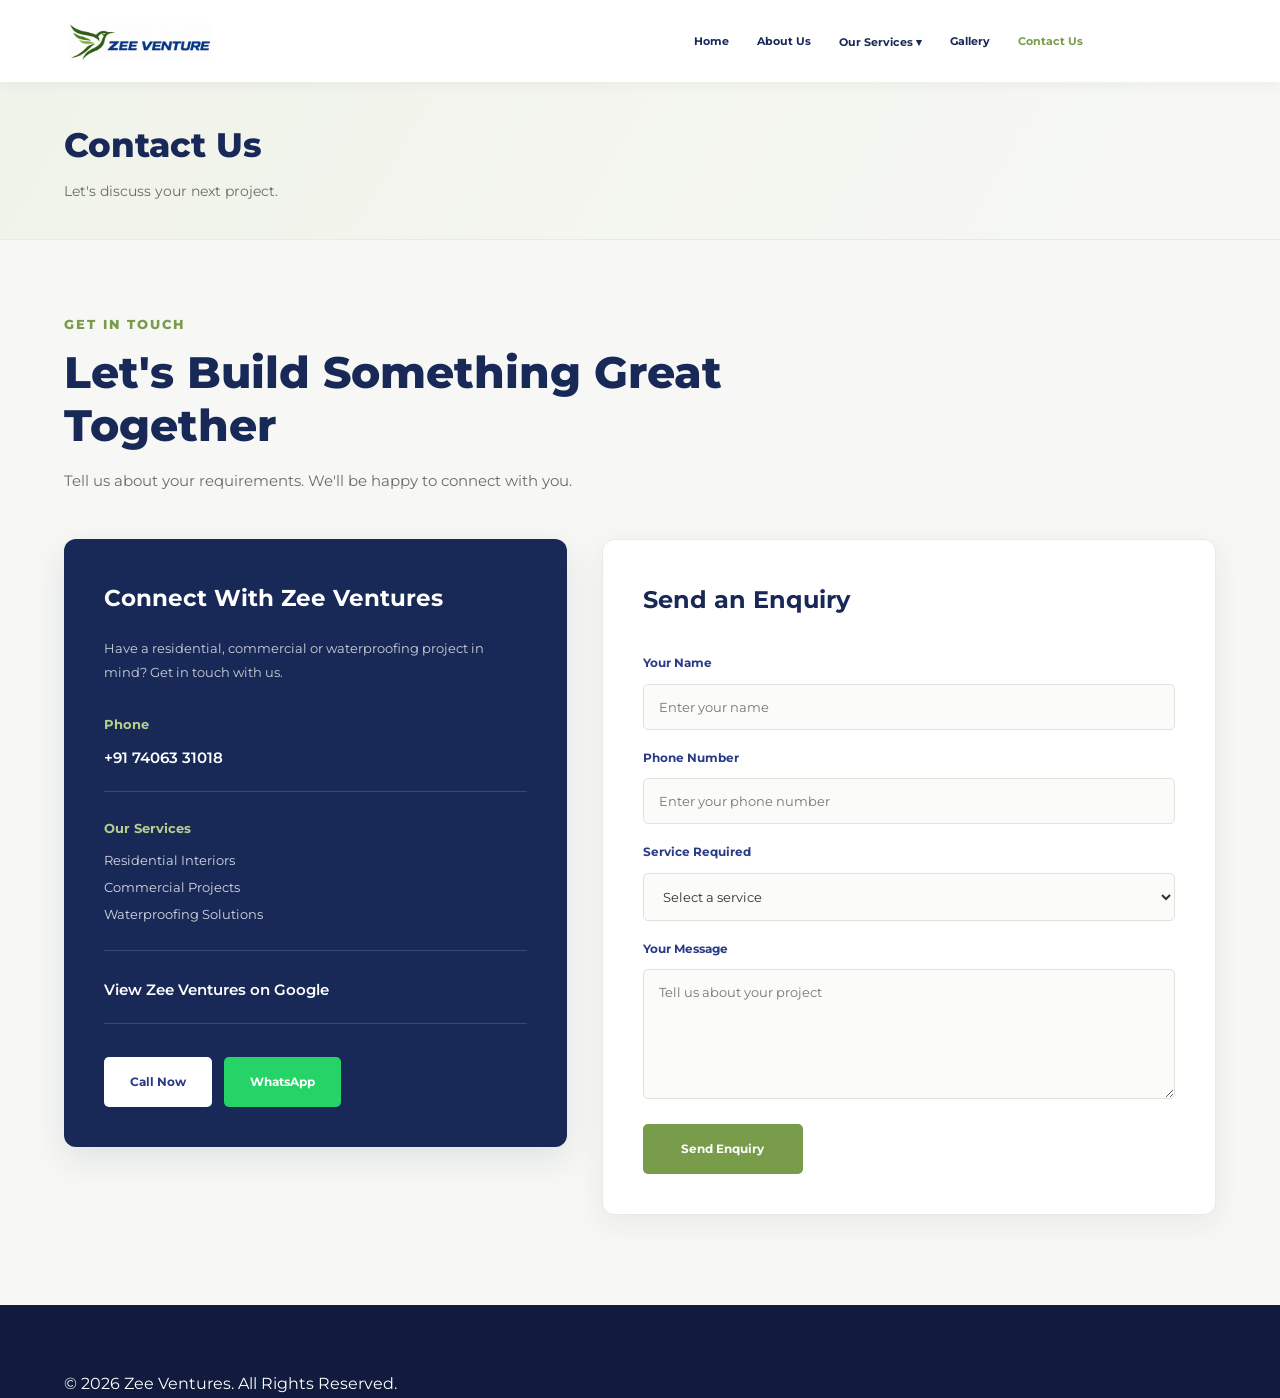
<file: contact.html>
<!DOCTYPE html>
<html lang="en">
<head>
    <meta charset="UTF-8">
    <meta name="viewport" content="width=device-width, initial-scale=1.0">
    <link rel="preconnect" href="https://fonts.googleapis.com">
<link rel="preconnect" href="https://fonts.gstatic.com" crossorigin>
<link href="https://fonts.googleapis.com/css2?family=Montserrat:wght@400;500;600;700;800&display=swap" rel="stylesheet">
   
<title>Contact Zee Ventures | Construction & Interior Design Bangalore</title>
    <meta name="description" content="Contact Zee Ventures in Bangalore for construction, interior design, modular kitchens, renovation, MEP and waterproofing services. Request a free quotation today.">
<link rel="stylesheet" href="style.css">
</head>

<body>

    <!-- Header -->
    <header class="site-header">
        <div class="container header-container">
            <a href="index.html" class="logo">
                <img src="images/logo.png" alt="Zee Ventures Logo">
            </a>

            <button class="menu-toggle" id="menuToggle"
                aria-label="Open navigation">☰</button>

            <nav class="main-nav" id="mainNav">
                <a href="index.html">Home</a>
                <a href="about.html">About Us</a>

                <div class="nav-dropdown">
                    <a href="services.html" class="dropdown-toggle">
                        Our Services ▾
                    </a>
                    <div class="dropdown-menu">
                        <a href="services.html#residential">Residential Interiors</a>
                        <a href="services.html#commercial">Commercial Projects</a>
                        <a href="services.html#waterproofing">Waterproofing</a>
                    </div>
                </div>

                <a href="gallery.html">Gallery</a>
                <a href="contact.html" class="active">Contact Us</a>
                <a href="#contact-form" class="nav-quote">Get a Quote</a>
            </nav>
        </div>
    </header>


    <!-- Page Banner -->
    <section class="page-banner">
        <div class="container">
            <h1>Contact Us</h1>
            <p>Let's discuss your next project.</p>
        </div>
    </section>


    <!-- Contact Section -->
    <section class="contact-section">
        <div class="container">

            <div class="section-heading">
                <span>GET IN TOUCH</span>
                <h2>Let's Build Something Great Together</h2>
                <p>Tell us about your requirements. We'll be happy to connect with you.</p>
            </div>

            <div class="contact-layout">

                <!-- Contact Details -->
                <div class="contact-details">
                    <h3>Connect With Zee Ventures</h3>

                    <p>Have a residential, commercial or waterproofing project in mind? Get in touch with us.</p>

                    <div class="contact-detail">
                        <strong>Phone</strong>
                        <a href="tel:+917406331018">
                            +91 74063 31018
                        </a>
                    </div>

                    <div class="contact-detail">
                        <strong>Our Services</strong>
                        <p>Residential Interiors</p>
                        <p>Commercial Projects</p>
                        <p>Waterproofing Solutions</p>
                    </div>

                    <div class="contact-detail">
                        <a href="https://g.page/r/Ca1c5c9iPvLfEBM" target="_blank" rel="noopener">
                            View Zee Ventures on Google
                        </a>
                    </div>

                    <div class="cta-buttons">
    <a href="tel:+917406331018" class="btn btn-light">
        Call Now
    </a>
    <a href="https://wa.me/917406331018?text=Hi%20Zee%20Ventures%2C%20I%20would%20like%20a%20quote.%0AService%20required%3A%20%0AProject%20location%20%28area%20and%20city%29%3A%20"
       class="btn btn-whatsapp"
       target="_blank"
       rel="noopener">
        WhatsApp
    </a>
</div>
                </div>


                <!-- Enquiry Form -->
                <div class="contact-form-box" id="contact-form">
                    <h3>Send an Enquiry</h3>

                    <form id="enquiryForm">

                        <label for="customerName">Your Name</label>
                        <input type="text" id="customerName"
                            placeholder="Enter your name" required>

                        <label for="customerPhone">Phone Number</label>
                        <input type="tel" id="customerPhone"
                            placeholder="Enter your phone number" required>

                        <label for="customerService">Service Required</label>
                        <select id="customerService" required>
                            <option value="">Select a service</option>
                            <option>Residential Interiors</option>
                            <option>Commercial Projects</option>
                            <option>Waterproofing</option>
                            <option>Other</option>
                        </select>

                        <label for="customerMessage">Your Message</label>
                        <textarea id="customerMessage" rows="5"
                            placeholder="Tell us about your project"></textarea>

                        <button type="submit" class="btn btn-primary">
                            Send Enquiry 
                        </button>

                    </form>
                </div>

            </div>
        </div>
    </section>


    <!-- Footer -->
    <footer class="site-footer">
        <div class="container">
            <p>© 2026 Zee Ventures. All Rights Reserved.</p>
        </div>
    </footer>


    <script src="script.js"></script>

   
<script>
document.getElementById("enquiryForm").addEventListener("submit", async function(event) {
    event.preventDefault();

    const form = this;
    const submitButton = form.querySelector("button[type='submit']");

    const formData = {
        access_key: "4a13ea25-71bf-4e14-b017-6ba1c7d111f8",
        subject: "New Website Enquiry - Zee Ventures",
        from_name: document.getElementById("customerName").value,
        name: document.getElementById("customerName").value,
        phone: document.getElementById("customerPhone").value,
        service: document.getElementById("customerService").value,
        message: document.getElementById("customerMessage").value
    };

    submitButton.disabled = true;
    submitButton.textContent = "Sending...";

    try {
        const response = await fetch("https://api.web3forms.com/submit", {
            method: "POST",
            headers: {
                "Content-Type": "application/json",
                "Accept": "application/json"
            },
            body: JSON.stringify(formData)
        });

        const result = await response.json();

        if (result.success) {
            form.reset();
            alert("Thank you! Your enquiry has been submitted successfully. We will contact you soon.");
        } else {
            alert("Sorry, your enquiry could not be sent. Please try again.");
        }

    } catch (error) {
        alert("Something went wrong. Please check your internet connection and try again.");
    }

    submitButton.disabled = false;
   
    submitButton.textContent = "Send Enquiry";
});
</script>


</body>
</html>
</file>
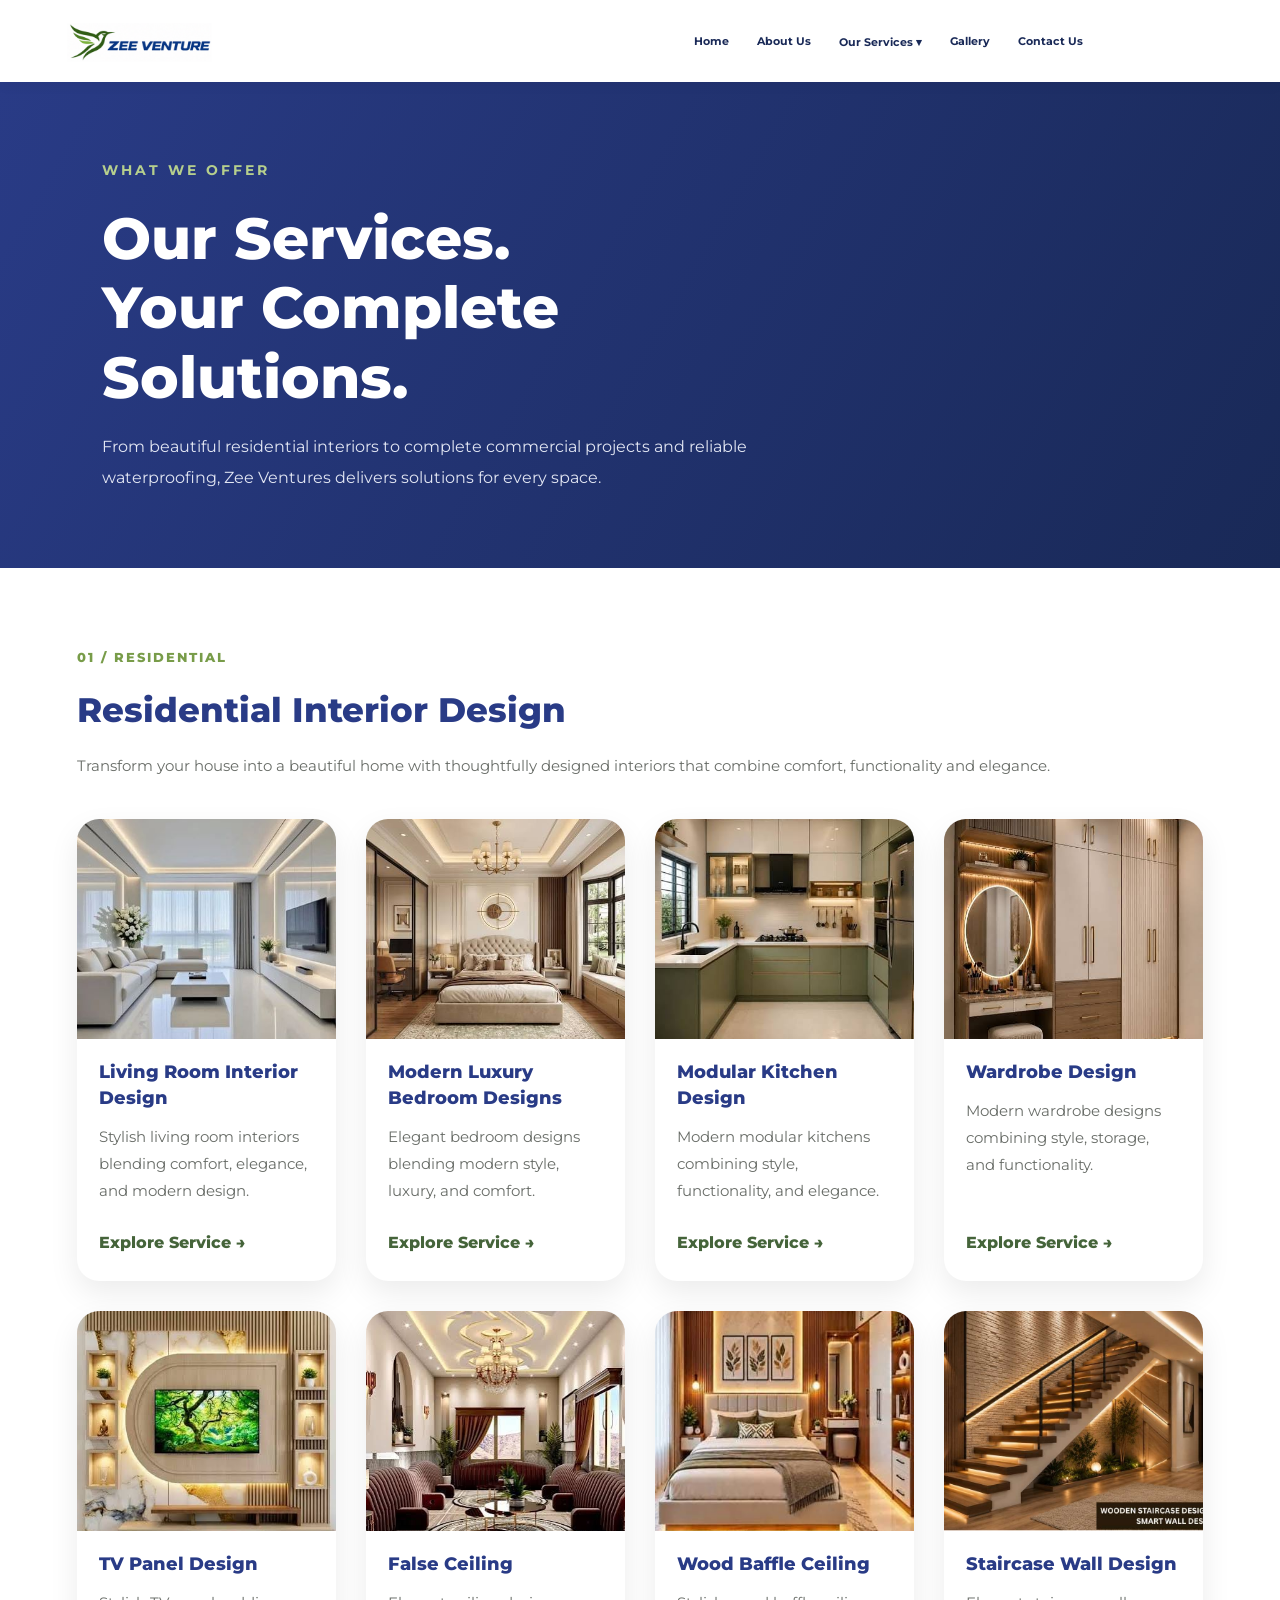
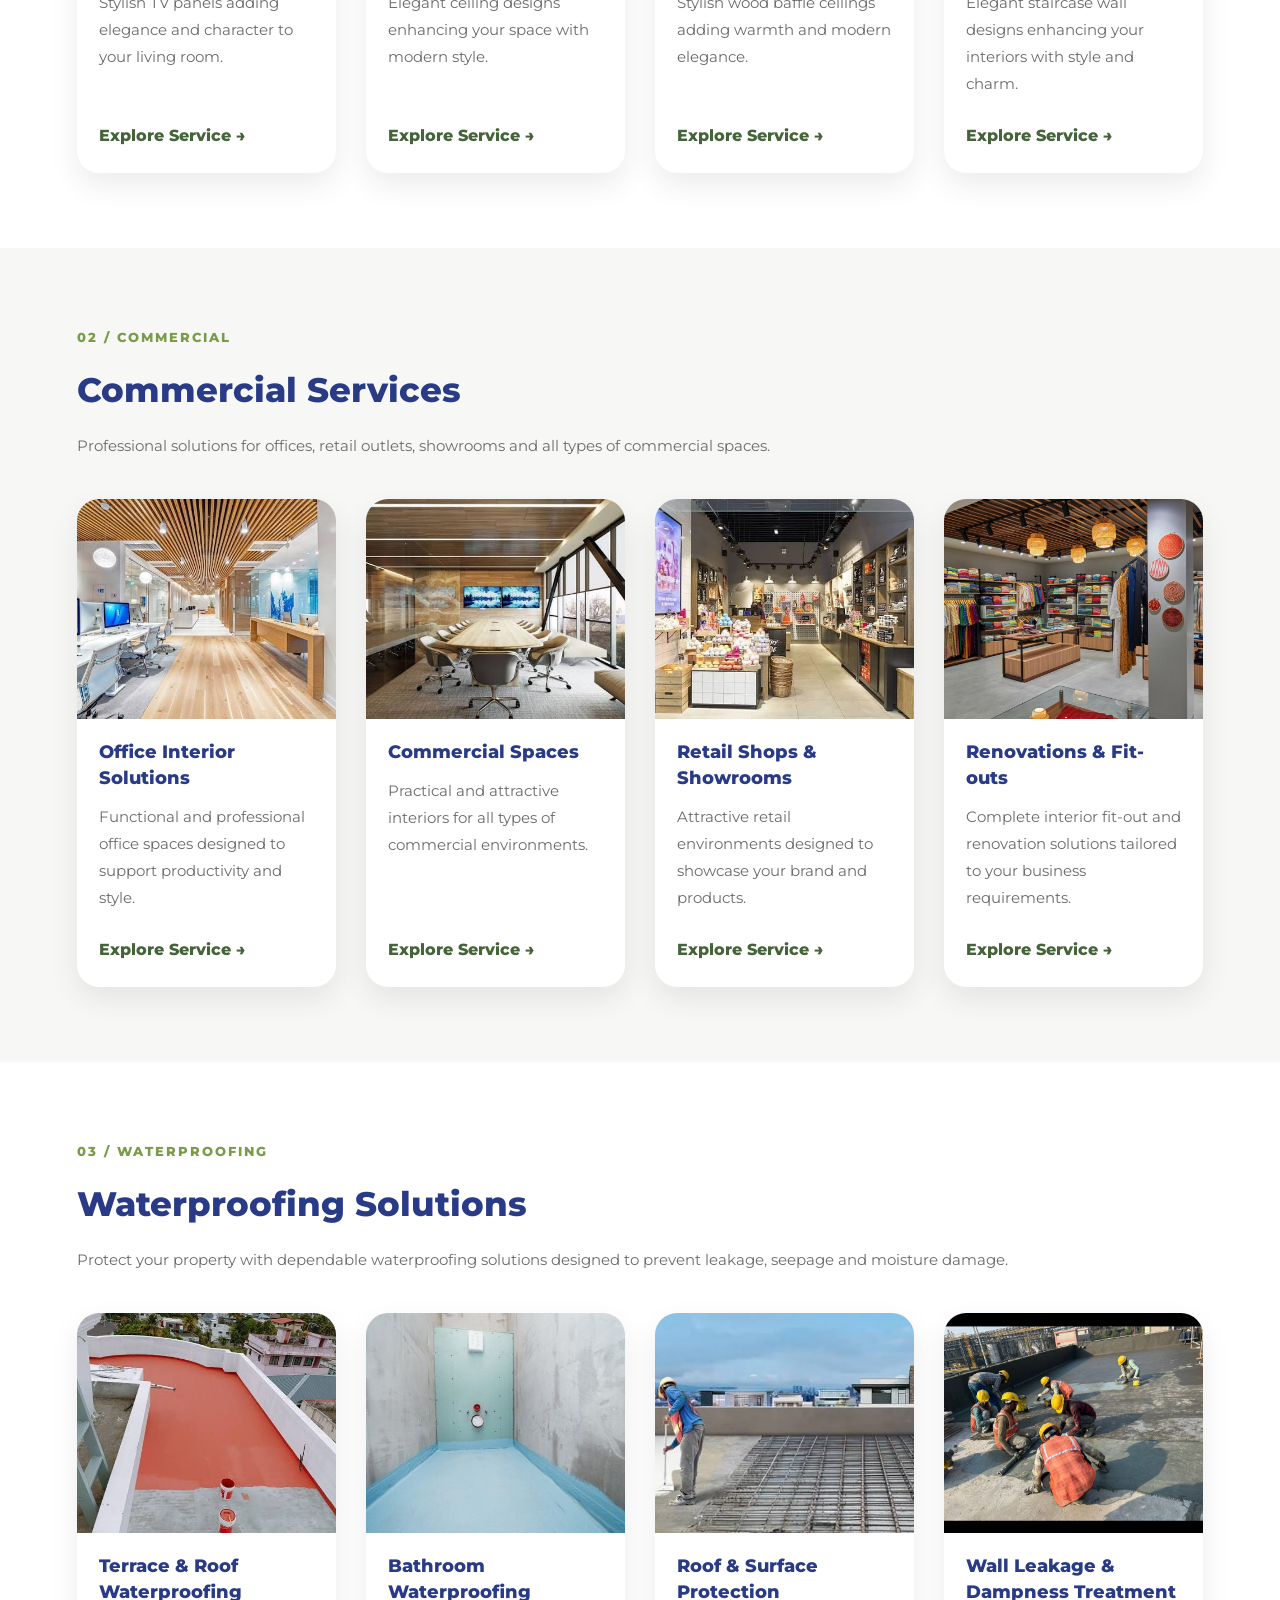
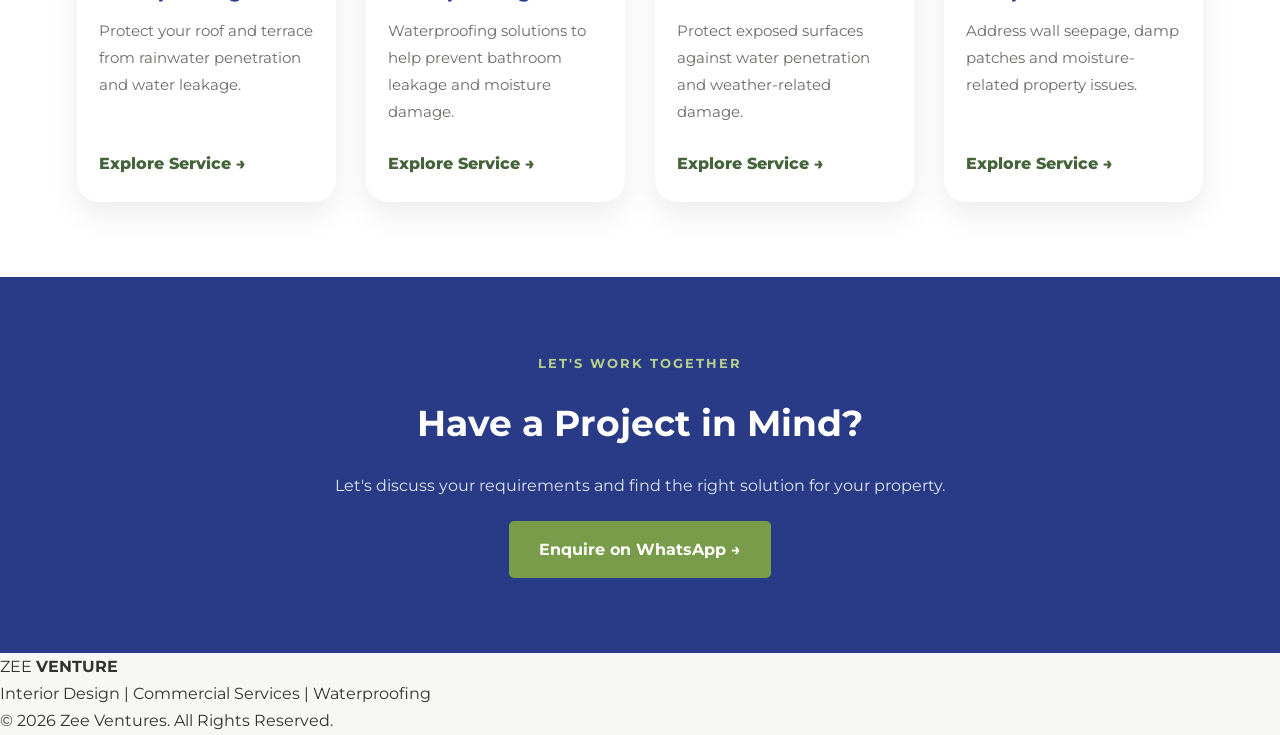
<file: services.html>
<!DOCTYPE html>
<html lang="en">

<head>
    <meta charset="UTF-8">
    <meta name="viewport" content="width=device-width, initial-scale=1.0">

    <title>Construction, Interior Design & Waterproofing Services | Zee Ventures</title>
 <meta name="description" content="Explore Zee Ventures construction, interior design, modular kitchen, renovation and waterproofing services in Bangalore. Contact us for a quote.">
    <link rel="preconnect" href="https://fonts.googleapis.com">
    <link rel="preconnect" href="https://fonts.gstatic.com" crossorigin>
    <link href="https://fonts.googleapis.com/css2?family=Montserrat:wght@400;500;600;700;800&display=swap" rel="stylesheet">


    <link rel="canonical" href="https://zeeventures.in/services.html">
    <link rel="stylesheet" href="style.css">
    <style>
        * {
            box-sizing: border-box;
        }

        html {
            scroll-behavior: smooth;
        }

        body {
            margin: 0;
            font-family: 'Montserrat', sans-serif;
            background: #f7f8f5;
        }

        .services-banner {
            min-height: 390px;
            background: linear-gradient(120deg, #293B86, #192957);
            display: flex;
            align-items: center;
            padding: 75px 8%;
            position: relative;
            overflow: hidden;
        }

        .services-banner-content {
            max-width: 750px;
            color: white;
            position: relative;
            z-index: 2;
        }

        .services-banner-content .tag {
            color: #b6cf8d;
            font-size: 14px;
            font-weight: 700;
            letter-spacing: 3px;
            margin-bottom: 20px;
        }

        .services-banner h1 {
            font-size: clamp(36px, 5vw, 58px);
            line-height: 1.2;
            margin: 0 0 20px;
            font-weight: 800;
        }

        .services-banner p {
            font-size: 16px;
            line-height: 1.9;
            color: #e2e6f3;
        }

        .service-category {
            padding: 75px 0;
            scroll-margin-top: 100px;
        }

        .service-category:nth-of-type(even) {
            background: #ffffff;
        }

        .category-heading {
            width: 88%;
            max-width: 1450px;
            margin: 0 auto 40px;
        }

        .category-heading .tag {
            color: #789C49;
            font-size: 13px;
            font-weight: 800;
            letter-spacing: 2px;
        }

        .category-heading h2 {
            color: #293B86;
            font-size: 34px;
            margin: 12px 0;
            font-weight: 800;
        }

        .category-heading p {
            color: #696d68;
            font-size: 15px;
            line-height: 1.8;
        }

        .service-gallery-grid {
            width: 88%;
            max-width: 1450px;
            margin: auto;
            display: grid;
            grid-template-columns: repeat(4, minmax(0, 1fr));
            gap: 30px;
        }

        .service-detail-card {
            background: #ffffff;
            border-radius: 22px;
            overflow: hidden;
            box-shadow: 0 12px 30px rgba(0, 0, 0, 0.08);
            transition: transform 0.3s ease, box-shadow 0.3s ease;
            display: flex;
            flex-direction: column;
        }

        .service-detail-card:hover {
            transform: translateY(-8px);
            box-shadow: 0 18px 35px rgba(0, 0, 0, 0.13);
        }

        .service-detail-card img {
            width: 100%;
            height: 220px;
            object-fit: cover;
            display: block;
            background: #e8e8e8;
        }

        .service-detail-info {
            padding: 20px 22px 24px;
            display: flex;
            flex-direction: column;
            flex: 1;
            min-height: 220px;
        }

        .service-detail-info h3 {
            color: #293B86;
            font-size: 18px;
            font-weight: 800;
            margin: 0 0 12px;
            line-height: 1.45;
        }

        .service-detail-info p {
            color: #696d68;
            font-size: 15px;
            line-height: 1.8;
            margin: 0 0 25px;
        }

        .service-detail-info a {
            color: #45643A;
            text-decoration: none;
            font-size: 16px;
            font-weight: 800;
            margin-top: auto;
            transition: color 0.3s ease;
        }

        .service-detail-info a:hover {
            color: #293B86;
        }

        .service-cta {
            background: #293B86;
            color: white;
            text-align: center;
            padding: 75px 20px;
        }

        .service-cta .tag {
            color: #b6cf8d;
            font-weight: 700;
            letter-spacing: 2px;
            font-size: 13px;
        }

        .service-cta h2 {
            font-size: 36px;
            margin: 18px 0;
        }

        .service-cta p {
            color: #e2e6f3;
            line-height: 1.8;
        }

        .service-cta a {
            display: inline-block;
            background: #789C49;
            color: white;
            padding: 15px 30px;
            margin-top: 20px;
            text-decoration: none;
            border-radius: 5px;
            font-weight: 700;
        }

        @media (max-width: 1100px) {
            .service-gallery-grid {
                grid-template-columns: repeat(2, 1fr);
            }
        }

        @media (max-width: 600px) {
            .services-banner {
                min-height: 330px;
                padding: 55px 6%;
            }

            .service-category {
                padding: 50px 0;
            }

            .service-gallery-grid {
                grid-template-columns: 1fr;
                width: 90%;
                gap: 22px;
            }

            .category-heading {
                width: 90%;
            }

            .category-heading h2 {
                font-size: 27px;
            }

            .service-detail-card img {
                height: 230px;
            }

            .service-detail-info {
                min-height: 190px;
            }

            .service-cta h2 {
                font-size: 28px;
            }
        }
    </style>
</head>

<body>

    <!-- HEADER -->
   
<header class="site-header">
    <div class="container header-container">

        <a href="index.html" class="logo">
            <img src="images/logo.png" alt="Zee Ventures Logo">
        </a>

        <button class="menu-toggle" id="menuToggle" aria-label="Open navigation">
            ☰
        </button>

        <nav class="main-nav" id="mainNav">
            <a href="index.html">Home</a>
            <a href="about.html">About Us</a>

            <div class="nav-dropdown">
                <a href="services.html" class="dropdown-toggle active">
                    Our Services ▾
                </a>

                <div class="dropdown-menu">
                    <a href="services.html#residential">Residential Interiors</a>
                    <a href="services.html#commercial">Commercial Projects</a>
                    <a href="services.html#waterproofing">Waterproofing</a>
                </div>
            </div>

            <a href="gallery.html">Gallery</a>
            <a href="contact.html">Contact Us</a>
            <a href="contact.html#contact-form" class="nav-quote">Get a Quote</a>
        </nav>

    </div>
</header>


    <!-- PAGE BANNER -->
    <section class="services-banner">
        <div class="services-banner-content">
            <p class="tag">WHAT WE OFFER</p>

            <h1>
                Our Services.<br>
                Your Complete Solutions.
            </h1>

            <p>
                From beautiful residential interiors to complete
                commercial projects and reliable waterproofing,
                Zee Ventures delivers solutions for every space.
            </p>
        </div>
    </section>

    <!-- RESIDENTIAL SERVICES -->
    <section class="service-category" id="residential">

        <div class="category-heading">
            <span class="tag">01 / RESIDENTIAL</span>
            <h2>Residential Interior Design</h2>
            <p>
                Transform your house into a beautiful home with
                thoughtfully designed interiors that combine
                comfort, functionality and elegance.
            </p>
        </div>

        <div class="service-gallery-grid">

            <div class="service-detail-card">
                <img src="images/i1.jpeg" alt="Living room interior design" loading="lazy">
                <div class="service-detail-info">
                    <h3>Living Room Interior Design</h3>
                    <p>Stylish living room interiors blending comfort, elegance, and modern design.</p>
                    <a href="contact.html">Explore Service →</a>
                </div>
            </div>

            <div class="service-detail-card">
                <img src="images/i8.jpeg" alt="Modern bedroom design" loading="lazy">
                <div class="service-detail-info">
                    <h3>Modern Luxury Bedroom Designs</h3>
                    <p>Elegant bedroom designs blending modern style, luxury, and comfort.</p>
                    <a href="contact.html">Explore Service →</a>
                </div>
            </div>

            <div class="service-detail-card">
                <img src="images/i11.jpeg" alt="Modular kitchen design" loading="lazy">
                <div class="service-detail-info">
                    <h3>Modular Kitchen Design</h3>
                    <p>Modern modular kitchens combining style, functionality, and elegance.</p>
                    <a href="contact.html">Explore Service →</a>
                </div>
            </div>

            <div class="service-detail-card">
                <img src="images/i14.jpeg" alt="Wardrobe design" loading="lazy">
                <div class="service-detail-info">
                    <h3>Wardrobe Design</h3>
                    <p>Modern wardrobe designs combining style, storage, and functionality.</p>
                    <a href="contact.html">Explore Service →</a>
                </div>
            </div>

            <div class="service-detail-card">
                <img src="images/i16.jpeg" alt="TV panel interior design" loading="lazy">
                <div class="service-detail-info">
                    <h3>TV Panel Design</h3>
                    <p>Stylish TV panels adding elegance and character to your living room.</p>
                    <a href="contact.html">Explore Service →</a>
                </div>
            </div>

            <div class="service-detail-card">
                <img src="images/i18.jpeg" alt="False ceiling design" loading="lazy">
                <div class="service-detail-info">
                    <h3>False Ceiling</h3>
                    <p>Elegant ceiling designs enhancing your space with modern style.</p>
                    <a href="contact.html">Explore Service →</a>
                </div>
            </div>

            <div class="service-detail-card">
                <img src="images/i7.jpeg" alt="Wood baffle ceiling" loading="lazy">
                <div class="service-detail-info">
                    <h3>Wood Baffle Ceiling</h3>
                    <p>Stylish wood baffle ceilings adding warmth and modern elegance.</p>
                    <a href="contact.html">Explore Service →</a>
                </div>
            </div>

            <div class="service-detail-card">
                <img src="images/s1.jpeg" alt="Staircase wall design" loading="lazy">
                <div class="service-detail-info">
                    <h3>Staircase Wall Design</h3>
                    <p>Elegant staircase wall designs enhancing your interiors with style and charm.</p>
                    <a href="contact.html">Explore Service →</a>
                </div>
            </div>

        </div>
    </section>

    <!-- COMMERCIAL SERVICES -->
    <section class="service-category" id="commercial">

        <div class="category-heading">
            <span class="tag">02 / COMMERCIAL</span>
            <h2>Commercial Services</h2>
            <p>
                Professional solutions for offices, retail outlets,
                showrooms and all types of commercial spaces.
            </p>
        </div>

        <div class="service-gallery-grid">

            <div class="service-detail-card">
                <img src="images/i22.jpeg" alt="Office interior solutions" loading="lazy">
                <div class="service-detail-info">
                    <h3>Office Interior Solutions</h3>
                    <p>Functional and professional office spaces designed to support productivity and style.</p>
                    <a href="contact.html">Explore Service →</a>
                </div>
            </div>

            <div class="service-detail-card">
                <img src="images/i23.jpeg" alt="Commercial workspace" loading="lazy">
                <div class="service-detail-info">
                    <h3>Commercial Spaces</h3>
                    <p>Practical and attractive interiors for all types of commercial environments.</p>
                    <a href="contact.html">Explore Service →</a>
                </div>
            </div>

            <div class="service-detail-card">
                <img src="images/r1.jpeg" alt="Retail shop interior" loading="lazy">
                <div class="service-detail-info">
                    <h3>Retail Shops & Showrooms</h3>
                    <p>Attractive retail environments designed to showcase your brand and products.</p>
                    <a href="contact.html">Explore Service →</a>
                </div>
            </div>

            <div class="service-detail-card">
                <img src="images/r2.jpeg" alt="Commercial interior project" loading="lazy">
                <div class="service-detail-info">
                    <h3>Renovations & Fit-outs</h3>
                    <p>Complete interior fit-out and renovation solutions tailored to your business requirements.</p>
                    <a href="contact.html">Explore Service →</a>
                </div>
            </div>

        </div>
    </section>

    <!-- WATERPROOFING SERVICES -->
    <section class="service-category" id="waterproofing">

        <div class="category-heading">
            <span class="tag">03 / WATERPROOFING</span>
            <h2>Waterproofing Solutions</h2>
            <p>
                Protect your property with dependable waterproofing
                solutions designed to prevent leakage, seepage
                and moisture damage.
            </p>
        </div>

        <div class="service-gallery-grid">

            <div class="service-detail-card">
                <img src="images/i20.jpeg" alt="Terrace waterproofing" loading="lazy">
                <div class="service-detail-info">
                    <h3>Terrace & Roof Waterproofing</h3>
                    <p>Protect your roof and terrace from rainwater penetration and water leakage.</p>
                    <a href="contact.html">Explore Service →</a>
                </div>
            </div>

            <div class="service-detail-card">
                <img src="images/w1.jpeg" alt="Waterproofing work" loading="lazy">
                <div class="service-detail-info">
                    <h3>Bathroom Waterproofing</h3>
                    <p>Waterproofing solutions to help prevent bathroom leakage and moisture damage.</p>
                    <a href="contact.html">Explore Service →</a>
                </div>
            </div>

            <div class="service-detail-card">
                <img src="images/i21.jpeg" alt="Roof and terrace protection" loading="lazy">
                <div class="service-detail-info">
                    <h3>Roof & Surface Protection</h3>
                    <p>Protect exposed surfaces against water penetration and weather-related damage.</p>
                    <a href="contact.html">Explore Service →</a>
                </div>
            </div>

            <div class="service-detail-card">
                <img src="images/waterproofing.jpeg" alt="Water leakage treatment" loading="lazy">
                <div class="service-detail-info">
                    <h3>Wall Leakage & Dampness Treatment</h3>
                    <p>Address wall seepage, damp patches and moisture-related property issues.</p>
                    <a href="contact.html">Explore Service →</a>
                </div>
            </div>

        </div>
    </section>

    <!-- CONTACT CTA -->
    <section class="service-cta">
        <p class="tag">LET'S WORK TOGETHER</p>
        <h2>Have a Project in Mind?</h2>
        <p>
            Let's discuss your requirements and find
            the right solution for your property.
        </p>
        <a href="https://wa.me/917406331018" target="_blank" rel="noopener">
            Enquire on WhatsApp →
        </a>
    </section>

    <!-- FOOTER -->
    <footer class="footer">
        <div class="footer-logo">
            ZEE <strong>VENTURE</strong>
        </div>

        <p>
            Interior Design | Commercial Services | Waterproofing
        </p>

        <p class="copyright">
            © 2026 Zee Ventures. All Rights Reserved.
        </p>
    </footer>

    <script src="script.js"></script>

</body>
</html>
</file>
<file: style.css>
/* =========================================
   ZEE VENTURE - COMPLETE WEBSITE STYLESHEET
========================================= */

/* ---------- ROOT VARIABLES ---------- */

:root {
    --navy: #293B86;
    --navy-dark: #192957;
    --green: #789C49;
    --green-dark: #49652F;
    --green-light: #b6cf8d;

    --background: #f7f8f5;
    --white: #ffffff;
    --text: #30332f;
    --muted: #696d68;
    --border: #e8eae4;

    --shadow: 0 12px 35px rgba(24, 38, 77, 0.09);
    --radius: 12px;
    --transition: all 0.3s ease;
}

/* ---------- RESET ---------- */

* {
    margin: 0;
    padding: 0;
    box-sizing: border-box;
}

html {
    scroll-behavior: smooth;
    scroll-padding-top: 90px;
}

body {
    font-family: 'Montserrat', sans-serif;
    background: var(--background);
    color: var(--text);
    line-height: 1.7;
    overflow-x: hidden;
}

img {
    max-width: 100%;
    display: block;
}

a {
    text-decoration: none;
    color: inherit;
}

button {
    font: inherit;
    cursor: pointer;
}

.container {
    width: min(1160px, 90%);
    margin: auto;
}

.section-padding {
    padding: 90px 0;
}

.center {
    text-align: center;
}

/* ---------- SECTION HEADINGS ---------- */

.section-title {
    max-width: 720px;
    margin: 0 auto 48px;
}

.section-title.center {
    text-align: center;
}

.section-tag {
    display: inline-block;
    color: var(--green-dark);
    font-size: 11px;
    font-weight: 800;
    letter-spacing: 2px;
    text-transform: uppercase;
    margin-bottom: 13px;
}

.section-heading {
    color: var(--navy-dark);
    font-size: clamp(28px, 4vw, 39px);
    font-weight: 800;
    line-height: 1.25;
    margin-bottom: 18px;
}

.section-heading span {
    color: var(--green);
}

.section-title p {
    color: var(--muted);
    font-size: 14px;
}

/* ---------- BUTTONS ---------- */

.btn {
    display: inline-flex;
    justify-content: center;
    align-items: center;
    gap: 8px;
    padding: 14px 25px;
    border-radius: 5px;
    font-size: 12px;
    font-weight: 700;
    transition: var(--transition);
    border: 1px solid transparent;
}

.btn-primary {
    background: var(--green);
    color: var(--white);
}

.btn-primary:hover {
    background: var(--green-dark);
    transform: translateY(-3px);
}

.btn-light {
    background: var(--white);
    color: var(--navy);
}

.btn-light:hover {
    background: var(--green-light);
    color: var(--navy-dark);
}

.btn-whatsapp {
    background: #25D366;
    color: var(--white);
}

.btn-whatsapp:hover {
    background: #1da851;
    transform: translateY(-3px);
}

.text-link {
    display: inline-block;
    color: var(--navy);
    font-size: 11px;
    font-weight: 800;
    margin-top: 20px;
    transition: var(--transition);
}

.text-link:hover {
    color: var(--green);
}

/* =========================================
   HEADER / NAVIGATION
========================================= */

.site-header {
    width: 100%;
    position: sticky;
    top: 0;
    z-index: 1000;
    background: var(--white);
    box-shadow: 0 2px 14px rgba(0, 0, 0, 0.05);
}

.header-container {
    min-height: 82px;
    display: flex;
    align-items: center;
    justify-content: space-between;
}

.logo img {
    width: 155px;
    max-height: 65px;
    object-fit: contain;
}

.main-nav {
    display: flex;
    align-items: center;
    gap: 28px;
}

.main-nav > a,
.dropdown-toggle {
    font-size: 11px;
    font-weight: 700;
    color: var(--navy-dark);
    transition: var(--transition);
}

.main-nav > a:hover,
.main-nav > a.active,
.dropdown-toggle:hover {
    color: var(--green);
}

.main-nav .nav-quote {
    color: var(--white);
    padding: 12px 18px;
}

.nav-dropdown {
    position: relative;
}

.dropdown-toggle span {
    margin-left: 3px;
}

.dropdown-menu {
    display: none;
    position: absolute;
    top: 100%;
    left: 0;
    min-width: 220px;
    background: var(--white);
    padding: 10px 0;
    box-shadow: var(--shadow);
    border-radius: 6px;
    z-index: 100;
}

.nav-dropdown:hover .dropdown-menu,
.nav-dropdown:focus-within .dropdown-menu {
    display: block;
}

.dropdown-menu a {
    display: block;
    padding: 11px 18px;
    font-size: 11px;
    font-weight: 600;
    color: var(--navy-dark);
    transition: var(--transition);
}

.dropdown-menu a:hover {
    color: var(--green-dark);
    background: #f5f7f0;
}

.menu-toggle {
    display: none;
    background: none;
    border: none;
    width: 35px;
}

.menu-toggle span {
    display: block;
    width: 26px;
    height: 2px;
    background: var(--navy);
    margin: 6px auto;
    transition: var(--transition);
}

/* =========================================
   HERO SLIDESHOW
========================================= */

.hero {
    min-height: 610px;
    height: 78vh;
    max-height: 760px;
    position: relative;
    overflow: hidden;
    background: var(--navy-dark);
}

.hero-slides,
.hero-slide {
    position: absolute;
    inset: 0;
    width: 100%;
    height: 100%;
}

.hero-slide {
    background-size: cover;
    background-position: center;
    opacity: 0;
    transform: scale(1.05);
    transition: opacity 1.1s ease, transform 5s ease;
}

.hero-slide.active {
    opacity: 1;
    transform: scale(1);
}

.hero-overlay {
    position: absolute;
    inset: 0;
    background: linear-gradient(
        90deg,
        rgba(15, 25, 59, 0.88) 0%,
        rgba(20, 34, 76, 0.66) 52%,
        rgba(20, 34, 76, 0.15) 100%
    );
}

.hero-container {
    height: 100%;
    display: flex;
    align-items: center;
    position: relative;
    z-index: 2;
}

.hero-content {
    max-width: 700px;
    color: var(--white);
    padding: 50px 0 75px;
}

.hero-tag {
    display: inline-block;
    color: var(--green-light);
    font-size: 11px;
    font-weight: 800;
    letter-spacing: 3px;
    margin-bottom: 20px;
}

.hero-content h1 {
    font-size: clamp(36px, 5.5vw, 64px);
    line-height: 1.15;
    font-weight: 800;
    margin-bottom: 24px;
}

.hero-content p {
    max-width: 570px;
    font-size: 14px;
    line-height: 1.9;
    color: rgba(255, 255, 255, 0.88);
    margin-bottom: 30px;
}

.hero-buttons {
    display: flex;
    gap: 14px;
    flex-wrap: wrap;
}

.hero-dots {
    position: absolute;
    bottom: 30px;
    left: 5%;
    display: flex;
    gap: 10px;
    z-index: 5;
}

.hero-dot {
    width: 27px;
    height: 4px;
    border: 0;
    border-radius: 5px;
    background: rgba(255, 255, 255, 0.5);
    transition: var(--transition);
}

.hero-dot.active {
    width: 45px;
    background: var(--green-light);
}

/* =========================================
   ABOUT SECTION
========================================= */

.about-section {
    background: var(--white);
}

.about-grid {
    display: grid;
    grid-template-columns: 1fr 1fr;
    gap: 75px;
    align-items: center;
}

.about-image {
    position: relative;
    min-height: 420px;
}

.about-image img {
    width: 100%;
    height: 430px;
    object-fit: cover;
    border-radius: var(--radius);
}

.about-image-caption {
    position: absolute;
    left: 20px;
    bottom: 20px;
    background: var(--white);
    padding: 18px 25px;
    border-left: 4px solid var(--green);
    box-shadow: var(--shadow);
}

.about-image-caption span {
    display: block;
    color: var(--muted);
    font-size: 10px;
}

.about-image-caption strong {
    color: var(--navy);
    font-size: 15px;
}

.about-content p {
    color: var(--muted);
    font-size: 13px;
    margin-bottom: 15px;
}

.about-content .btn {
    margin-top: 12px;
}

/* =========================================
   TRUST HIGHLIGHTS
========================================= */

.trust-section {
    background: #f3f5ef;
}

.trust-grid {
    display: grid;
    grid-template-columns: repeat(4, 1fr);
    gap: 20px;
}

.trust-card {
    background: var(--white);
    padding: 30px 23px;
    border-radius: var(--radius);
    border-bottom: 3px solid transparent;
    transition: var(--transition);
}

.trust-card:hover {
    transform: translateY(-7px);
    border-bottom-color: var(--green);
    box-shadow: var(--shadow);
}

.trust-icon {
    width: 49px;
    height: 49px;
    display: grid;
    place-items: center;
    border-radius: 50%;
    background: #eef3e6;
    color: var(--green-dark);
    font-size: 24px;
    margin-bottom: 22px;
}

.trust-card h3 {
    color: var(--navy);
    font-size: 14px;
    margin-bottom: 12px;
}

.trust-card p {
    color: var(--muted);
    font-size: 11px;
    line-height: 1.8;
}

/* =========================================
   BRANDS SECTION
========================================= */

.brands-section {
    background: var(--white);
}

.brands-message {
    max-width: 760px;
    text-align: center;
    margin: -15px auto 35px;
}

.brands-message p {
    font-size: 13px;
    color: var(--muted);
}

.brand-list {
    display: flex;
    flex-wrap: wrap;
    align-items: center;
    justify-content: center;
    gap: 16px;
}

.brand-list span {
    min-width: 145px;
    padding: 18px 24px;
    text-align: center;
    border: 1px solid var(--border);
    border-radius: 5px;
    color: var(--navy);
    font-size: 14px;
    font-weight: 800;
    background: #fbfcfa;
    transition: var(--transition);
}

.brand-list span:hover {
    border-color: var(--green);
    color: var(--green-dark);
    transform: translateY(-3px);
}

.brand-note {
    max-width: 750px;
    margin: 25px auto 0;
    text-align: center;
    color: var(--muted);
    font-size: 10px;
}

/* =========================================
   SERVICES
========================================= */

.services-section {
    background: var(--background);
}

.services-grid {
    display: grid;
    grid-template-columns: repeat(3, 1fr);
    gap: 25px;
}

.service-card {
    background: var(--white);
    overflow: hidden;
    border-radius: var(--radius);
    box-shadow: 0 5px 22px rgba(0, 0, 0, 0.04);
    transition: var(--transition);
}

.service-card:hover {
    transform: translateY(-8px);
    box-shadow: var(--shadow);
}

.service-image {
    height: 250px;
    overflow: hidden;
}

.service-image img {
    width: 100%;
    height: 100%;
    object-fit: cover;
    transition: transform 0.6s ease;
}

.service-card:hover .service-image img {
    transform: scale(1.06);
}

.service-info {
    padding: 27px;
    position: relative;
}

.service-number {
    color: var(--green);
    font-size: 11px;
    font-weight: 800;
    letter-spacing: 2px;
}

.service-info h3 {
    color: var(--navy);
    font-size: 18px;
    margin: 9px 0 12px;
}

.service-info p {
    color: var(--muted);
    font-size: 12px;
}

.services-button,
.gallery-button {
    margin-top: 42px;
}

/* =========================================
   WHY ZEE VENTURE
========================================= */

.why-section {
    background: var(--navy-dark);
    color: var(--white);
}

.why-grid {
    display: grid;
    grid-template-columns: 0.9fr 1.1fr;
    gap: 80px;
    align-items: center;
}

.why-intro .section-tag {
    color: var(--green-light);
}

.why-intro .section-heading {
    color: var(--white);
}

.why-intro .section-heading span {
    color: var(--green-light);
}

.why-intro p {
    color: rgba(255, 255, 255, 0.72);
    font-size: 13px;
    margin-bottom: 28px;
}

.why-features {
    display: grid;
    grid-template-columns: 1fr 1fr;
    gap: 25px;
}

.why-card {
    display: flex;
    gap: 14px;
    padding: 22px;
    border: 1px solid rgba(255, 255, 255, 0.14);
    border-radius: 8px;
    transition: var(--transition);
}

.why-card:hover {
    background: rgba(255, 255, 255, 0.07);
    border-color: var(--green-light);
}

.why-icon {
    color: var(--green-light);
    font-size: 18px;
    font-weight: 800;
}

.why-card h3 {
    font-size: 13px;
    margin-bottom: 8px;
}

.why-card p {
    color: rgba(255, 255, 255, 0.7);
    font-size: 10px;
}

/* =========================================
   PROCESS
========================================= */

.process-section {
    background: var(--white);
}

.process-grid {
    display: grid;
    grid-template-columns: repeat(4, 1fr);
    gap: 25px;
}

.process-item {
    padding: 28px 20px;
    background: var(--background);
    border-radius: var(--radius);
    border-top: 3px solid var(--green);
    transition: var(--transition);
}

.process-item:hover {
    transform: translateY(-6px);
    box-shadow: var(--shadow);
}

.process-number {
    color: var(--green);
    font-size: 28px;
    font-weight: 800;
}

.process-item h3 {
    color: var(--navy);
    font-size: 15px;
    margin: 13px 0 9px;
}

.process-item p {
    color: var(--muted);
    font-size: 11px;
}

/* =========================================
   PROJECT GALLERY
========================================= */

.gallery-section {
    background: #f3f5ef;
}

.home-gallery-grid {
    display: grid;
    grid-template-columns: repeat(3, 1fr);
    gap: 17px;
}

.home-gallery-item {
    height: 270px;
    position: relative;
    overflow: hidden;
    border-radius: 8px;
    background: #e6e9df;
}

.home-gallery-item img {
    width: 100%;
    height: 100%;
    object-fit: cover;
    transition: transform 0.6s ease;
}

.home-gallery-item:hover img {
    transform: scale(1.08);
}

.home-gallery-item span {
    position: absolute;
    left: 0;
    right: 0;
    bottom: 0;
    padding: 35px 18px 18px;
    color: var(--white);
    font-size: 12px;
    font-weight: 700;
    background: linear-gradient(transparent, rgba(0, 0, 0, 0.75));
    opacity: 0;
    transition: var(--transition);
}

.home-gallery-item:hover span {
    opacity: 1;
}

/* =========================================
   FAQ
========================================= */

.faq-section {
    background: var(--white);
}

.faq-container {
    max-width: 850px;
}

.faq-list {
    display: grid;
    gap: 12px;
}

.faq-item {
    border: 1px solid var(--border);
    border-radius: 7px;
    overflow: hidden;
}

.faq-question {
    width: 100%;
    background: var(--white);
    border: none;
    padding: 20px 22px;
    text-align: left;
    display: flex;
    justify-content: space-between;
    align-items: center;
    color: var(--navy);
    font-size: 13px;
    font-weight: 700;
    gap: 15px;
}

.faq-question span {
    color: var(--green);
    font-size: 22px;
    transition: var(--transition);
}

.faq-item.open .faq-question span {
    transform: rotate(45deg);
}

.faq-answer {
    display: none;
    padding: 0 22px 20px;
}

.faq-item.open .faq-answer {
    display: block;
}

.faq-answer p {
    color: var(--muted);
    font-size: 12px;
}

/* =========================================
   CTA SECTION
========================================= */

.cta-section {
    padding: 65px 0;
    background: linear-gradient(
        120deg,
        var(--navy),
        var(--navy-dark)
    );
    color: var(--white);
}

.cta-content {
    display: flex;
    justify-content: space-between;
    align-items: center;
    gap: 30px;
}

.cta-content .section-tag {
    color: var(--green-light);
}

.cta-content h2 {
    font-size: clamp(25px, 4vw, 36px);
    font-weight: 800;
    margin-bottom: 10px;
}

.cta-content p {
    color: rgba(255, 255, 255, 0.78);
    font-size: 13px;
}

.cta-buttons {
    display: flex;
    flex-wrap: wrap;
    gap: 12px;
    flex-shrink: 0;
}

/* =========================================
   FOOTER
========================================= */

.site-footer {
    background: #111b3d;
    color: var(--white);
    padding: 65px 0 0;
}

.footer-grid {
    display: grid;
    grid-template-columns: 1.4fr 1fr 1fr 1.2fr;
    gap: 40px;
    padding-bottom: 50px;
}

.footer-logo img {
    width: 150px;
    max-height: 70px;
    object-fit: contain;
    background: var(--white);
    border-radius: 5px;
    padding: 5px;
    margin-bottom: 20px;
}

.footer-about p {
    color: rgba(255, 255, 255, 0.65);
    font-size: 11px;
    margin-bottom: 12px;
}

.footer-location {
    color: var(--green-light) !important;
    font-weight: 700;
}

.footer-grid h3 {
    color: var(--green-light);
    font-size: 13px;
    margin-bottom: 20px;
}

.footer-links a,
.footer-contact a {
    display: block;
    color: rgba(255, 255, 255, 0.72);
    font-size: 11px;
    margin-bottom: 13px;
    transition: var(--transition);
}

.footer-links a:hover,
.footer-contact a:hover {
    color: var(--green-light);
}

.footer-quote {
    color: var(--green-light) !important;
    font-weight: 700;
    margin-top: 20px;
}

.footer-bottom {
    display: flex;
    justify-content: space-between;
    align-items: center;
    gap: 15px;
    border-top: 1px solid rgba(255, 255, 255, 0.12);
    padding: 22px 0;
}

.footer-bottom p,
.footer-bottom a {
    color: rgba(255, 255, 255, 0.65);
    font-size: 10px;
}

.footer-bottom a:hover {
    color: var(--green-light);
}

/* =========================================
   FLOATING WHATSAPP
========================================= */

.floating-whatsapp {
    position: fixed;
    bottom: 25px;
    right: 25px;
    z-index: 900;
    width: 58px;
    height: 58px;
    border-radius: 50%;
    background: #25D366;
    color: var(--white);
    display: grid;
    place-items: center;
    box-shadow: 0 5px 20px rgba(0, 0, 0, 0.2);
    transition: var(--transition);
}

.floating-whatsapp::before {
    content: "◉";
    font-size: 28px;
    font-weight: 800;
}

.floating-whatsapp span {
    position: absolute;
    right: 70px;
    background: var(--white);
    color: var(--navy);
    padding: 8px 12px;
    border-radius: 5px;
    font-size: 10px;
    font-weight: 700;
    opacity: 0;
    pointer-events: none;
    transition: var(--transition);
    box-shadow: var(--shadow);
}

.floating-whatsapp:hover {
    transform: scale(1.08);
}

.floating-whatsapp:hover span {
    opacity: 1;
}

/* =========================================
   BACK TO TOP
========================================= */

.back-to-top {
    position: fixed;
    bottom: 95px;
    right: 31px;
    width: 45px;
    height: 45px;
    border: none;
    border-radius: 50%;
    background: var(--navy);
    color: var(--white);
    font-size: 22px;
    z-index: 800;
    opacity: 0;
    visibility: hidden;
    transition: var(--transition);
}

.back-to-top.show {
    opacity: 1;
    visibility: visible;
}

.back-to-top:hover {
    background: var(--green);
}

/* =========================================
   RESPONSIVE - TABLETS
========================================= */

@media (max-width: 950px) {

    .main-nav {
        gap: 16px;
    }

    .about-grid {
        gap: 35px;
    }

    .trust-grid {
        grid-template-columns: repeat(2, 1fr);
    }

    .why-grid {
        gap: 35px;
    }

    .footer-grid {
        grid-template-columns: repeat(2, 1fr);
    }

    .service-image {
        height: 210px;
    }

}

/* =========================================
   RESPONSIVE - MOBILE
========================================= */

@media (max-width: 700px) {

    .section-padding {
        padding: 65px 0;
    }

    .header-container {
        min-height: 72px;
    }

    .logo img {
        width: 125px;
    }

    .menu-toggle {
        display: block;
    }

    .main-nav {
        display: none;
        position: absolute;
        top: 72px;
        left: 0;
        width: 100%;
        background: var(--white);
        padding: 20px 5%;
        flex-direction: column;
        align-items: stretch;
        gap: 0;
        box-shadow: var(--shadow);
    }

    .main-nav.active {
        display: flex;
    }

    .main-nav > a,
    .dropdown-toggle {
        display: block;
        padding: 13px 0;
    }

    .main-nav .nav-quote {
        display: inline-flex;
        align-self: flex-start;
        margin-top: 12px;
        padding: 12px 18px;
    }

    .nav-dropdown {
        width: 100%;
    }

    .dropdown-menu {
        display: none;
        position: static;
        box-shadow: none;
        padding: 0 0 8px 15px;
    }

    .nav-dropdown:hover .dropdown-menu,
    .nav-dropdown:focus-within .dropdown-menu {
        display: block;
    }

    .hero {
        min-height: 570px;
        height: 75vh;
    }

    .hero-content {
        padding-bottom: 60px;
    }

    .hero-content h1 {
        font-size: 38px;
    }

    .hero-content p {
        font-size: 12px;
    }

    .about-grid,
    .why-grid {
        grid-template-columns: 1fr;
        gap: 35px;
    }

    .about-image,
    .about-image img {
        min-height: 320px;
        height: 320px;
    }

    .trust-grid {
        grid-template-columns: 1fr 1fr;
        gap: 12px;
    }

    .trust-card {
        padding: 22px 16px;
    }

    .services-grid {
        grid-template-columns: 1fr;
    }

    .service-image {
        height: 250px;
    }

    .why-features {
        grid-template-columns: 1fr;
        gap: 12px;
    }

    .process-grid {
        grid-template-columns: 1fr 1fr;
        gap: 13px;
    }

    .home-gallery-grid {
        grid-template-columns: 1fr 1fr;
        gap: 10px;
    }

    .home-gallery-item {
        height: 180px;
    }

    .cta-content {
        flex-direction: column;
        align-items: flex-start;
    }

    .footer-grid {
        grid-template-columns: 1fr 1fr;
        gap: 30px 20px;
    }

}

/* =========================================
   RESPONSIVE - SMALL PHONES
========================================= */

@media (max-width: 420px) {

    .hero-content h1 {
        font-size: 32px;
    }

    .hero-buttons {
        flex-direction: column;
        align-items: flex-start;
    }

    .hero-buttons .btn {
        width: 100%;
    }

    .trust-grid,
    .process-grid,
    .home-gallery-grid,
    .footer-grid {
        grid-template-columns: 1fr;
    }

    .brand-list span {
        width: 100%;
    }

    .footer-bottom {
        flex-direction: column;
        align-items: flex-start;
    }

    .floating-whatsapp {
        right: 17px;
        bottom: 18px;
    }

    .back-to-top {
        right: 23px;
        bottom: 85px;
    }

}

/* =================================
   TRUSTED BRANDS SECTION
================================= */

.brands-section {
    padding: 80px 8%;
    background: #f7f8f5;
    text-align: center;
}

.brands-section .section-heading {
    max-width: 750px;
    margin: 0 auto 45px;
}

.brands-section .section-tag {
    color: #789C49;
    font-size: 12px;
    font-weight: 700;
    letter-spacing: 2px;
}

.brands-section .section-heading h2 {
    color: #192957;
    font-size: 34px;
    margin: 12px 0;
}

.brands-section .section-heading p {
    color: #696d68;
    font-size: 15px;
    line-height: 1.8;
}

.brand-list {
    display: grid;
    grid-template-columns: repeat(5, 1fr);
    gap: 22px;
    max-width: 1150px;
    margin: 0 auto;
}

.brand-item {
    background: #ffffff;
    min-height: 115px;
    padding: 20px;
    display: flex;
    align-items: center;
    justify-content: center;
    border-radius: 10px;
    border: 1px solid #e9ece5;
    transition: transform 0.3s ease, box-shadow 0.3s ease;
}

.brand-item:hover {
    transform: translateY(-5px);
    box-shadow: 0 8px 22px rgba(25, 41, 87, 0.10);
}

.brand-item img {
    max-width: 100%;
    width: 150px;
    height: 65px;
    object-fit: contain;
}

/* Brand disclaimer */

.brand-disclaimer {
    max-width: 850px;
    margin: 30px auto 0;
    color: #858980;
    font-size: 11px;
    line-height: 1.7;
}

/* Tablet */

@media (max-width: 900px) {
    .brand-list {
        grid-template-columns: repeat(3, 1fr);
    }
}

/* Mobile */

@media (max-width: 550px) {
    .brands-section {
        padding: 55px 5%;
    }

    .brands-section .section-heading h2 {
        font-size: 26px;
    }

    .brand-list {
        grid-template-columns: repeat(2, 1fr);
        gap: 12px;
    }

    .brand-item {
        min-height: 95px;
        padding: 14px;
    }

    .brand-item img {
        height: 55px;
    }
}

/* =========================================
   ZEE VENTURE - PREMIUM GALLERY PAGE
========================================= */

/* GALLERY HERO */


.gallery-hero {
    min-height: 520px;
    display: flex;
    align-items: center;
    justify-content: center;
    text-align: center;
    padding: 90px 7%;
    position: relative;
    overflow: hidden;

    background-image:
        linear-gradient(
            rgba(15, 25, 48, 0.60),
            rgba(15, 25, 48, 0.72)
        ),
        url("images/residential/15.jpeg");

    background-size: cover;
    background-position: center 55%;
    background-repeat: no-repeat;
}


/* GALLERY INTRO */

.gallery-intro {
    max-width: 750px;
    margin: auto;
    padding: 75px 20px 35px;
    text-align: center;
}

.gallery-label {
    color: #789C49;
    font-size: 12px;
    font-weight: 700;
    letter-spacing: 2px;
}

.gallery-intro h2 {
    color: #192957;
    font-size: 34px;
    margin: 14px 0;
}

.gallery-intro p {
    color: #696d68;
    font-size: 15px;
    line-height: 1.8;
}


/* GALLERY MAIN */

.gallery-main {
    padding: 25px 7% 90px;
    background: #f7f8f5;
}


/* FILTER BUTTONS */

.gallery-filters {
    display: flex;
    justify-content: center;
    align-items: center;
    gap: 12px;
    flex-wrap: wrap;
    margin-bottom: 40px;
}

.gallery-filter {
    border: 1px solid #dce2d5;
    background: #ffffff;
    color: #293B86;
    padding: 12px 22px;
    border-radius: 30px;
    font-family: inherit;
    font-size: 13px;
    font-weight: 600;
    cursor: pointer;
    transition: 0.3s ease;
}

.gallery-filter:hover,
.gallery-filter.active {
    background: #293B86;
    color: #ffffff;
    border-color: #293B86;
}


/* PROJECT GRID */

.project-grid {
    display: grid;
    grid-template-columns: repeat(3, minmax(0, 1fr));
    gap: 25px;
    max-width: 1450px;
    margin: auto;
    align-items: start;
}


/* PROJECT CARD */

.project-card {
    position: relative;
    overflow: hidden;
    border-radius: 9px;
    background: #ffffff;
    box-shadow: 0 5px 18px rgba(25, 41, 87, 0.08);
    cursor: pointer;
    animation: galleryFade 0.5s ease both;
}

.project-image-wrap {
    width: 100%;
    height: 340px;
    position: relative;
    overflow: hidden;
    background: #e7e9e4;
}

.project-image-wrap img {
    display: block;
    width: 100%;
    height: 100%;
    object-fit: cover;
    transition: transform 0.7s ease;
}


/* DARK HOVER OVERLAY */

.project-overlay {
    position: absolute;
    inset: 0;
    display: flex;
    align-items: flex-end;
    padding: 28px;

    background: linear-gradient(
        to top,
        rgba(13, 23, 48, 0.92),
        rgba(13, 23, 48, 0.12) 65%,
        transparent
    );

    opacity: 0;
    transition: opacity 0.4s ease;
}

.project-overlay-content {
    transform: translateY(18px);
    transition: transform 0.4s ease;
}

.project-overlay-content > span {
    display: inline-block;
    color: #b6cf8d;
    font-size: 11px;
    font-weight: 700;
    letter-spacing: 1.5px;
    text-transform: uppercase;
}

.project-overlay h3 {
    color: #ffffff;
    font-size: 23px;
    margin: 9px 0;
}

.project-overlay p {
    color: #ffffff;
    font-size: 13px;
    font-weight: 600;
    margin: 0;
}

.project-overlay p span {
    color: #b6cf8d;
    margin-left: 5px;
    font-size: 17px;
}


/* HOVER EFFECT */

.project-card:hover .project-image-wrap img {
    transform: scale(1.09);
}

.project-card:hover .project-overlay {
    opacity: 1;
}

.project-card:hover .project-overlay-content {
    transform: translateY(0);
}


/* KEYBOARD ACCESSIBILITY */

.project-card:focus-within .project-overlay {
    opacity: 1;
}


/* CARD ANIMATION */

@keyframes galleryFade {
    from {
        opacity: 0;
        transform: translateY(15px);
    }

    to {
        opacity: 1;
        transform: translateY(0);
    }
}


/* GALLERY CTA */

.gallery-cta {
    padding: 85px 7%;
    text-align: center;
    background: linear-gradient(120deg, #293B86, #192957);
}

.gallery-cta-content {
    max-width: 750px;
    margin: auto;
}

.gallery-cta-content > span {
    color: #b6cf8d;
    font-size: 12px;
    font-weight: 700;
    letter-spacing: 2px;
}

.gallery-cta h2 {
    color: #ffffff;
    font-size: 36px;
    margin: 15px 0;
}

.gallery-cta p {
    color: #e1e5ef;
    font-size: 15px;
    line-height: 1.8;
    margin-bottom: 28px;
}

.gallery-cta-btn {
    display: inline-block;
    padding: 15px 30px;
    background: #789C49;
    color: #ffffff;
    border-radius: 4px;
    text-decoration: none;
    font-weight: 600;
    transition: 0.3s ease;
}

.gallery-cta-btn:hover {
    background: #5d7e36;
    transform: translateY(-3px);
}


/* TABLET */

@media (max-width: 1000px) {
    .project-grid {
        grid-template-columns: repeat(2, minmax(0, 1fr));
    }

    .project-image-wrap {
        height: 310px;
    }
}


/* MOBILE */

@media (max-width: 600px) {
    .gallery-hero {
        min-height: 400px;
        padding: 70px 6%;
    }

    .gallery-hero h1 {
        font-size: 36px;
    }

    .gallery-hero p {
        font-size: 14px;
    }

    .gallery-intro {
        padding: 55px 20px 25px;
    }

    .gallery-intro h2 {
        font-size: 27px;
    }

    .gallery-main {
        padding: 20px 5% 60px;
    }

    .gallery-filters {
        gap: 8px;
        margin-bottom: 28px;
    }

    .gallery-filter {
        padding: 10px 15px;
        font-size: 12px;
    }

    .project-grid {
        grid-template-columns: 1fr;
        gap: 20px;
    }

    .project-image-wrap {
        height: 300px;
    }

    /* Keep project details visible on touchscreens */
    .project-overlay {
        opacity: 1;
        padding: 20px;
    }

    .project-overlay-content {
        transform: none;
    }

    .project-overlay h3 {
        font-size: 20px;
    }

    .gallery-cta {
        padding: 65px 6%;
    }

    .gallery-cta h2 {
        font-size: 28px;
    }
}

/* =========================================
   PREMIUM EDITORIAL GALLERY LAYOUT
========================================= */

.project-grid {
    display: grid;
    grid-template-columns: repeat(12, minmax(0, 1fr));
    gap: 22px;
    max-width: 1450px;
    margin: 0 auto;
    align-items: stretch;
}

/* Large feature cards */
.project-card:nth-child(7n + 1),
.project-card:nth-child(7n + 2) {
    grid-column: span 6;
}

/* Three medium cards */
.project-card:nth-child(7n + 3),
.project-card:nth-child(7n + 4),
.project-card:nth-child(7n + 5) {
    grid-column: span 4;
}

/* Two more large cards */
.project-card:nth-child(7n + 6),
.project-card:nth-child(7n + 7) {
    grid-column: span 6;
}

/* Image proportions */
.project-image-wrap {
    height: 360px;
    position: relative;
    overflow: hidden;
    border-radius: 9px;
}

.project-card:nth-child(7n + 1) .project-image-wrap,
.project-card:nth-child(7n + 2) .project-image-wrap {
    height: 430px;
}

.project-card:nth-child(7n + 3) .project-image-wrap,
.project-card:nth-child(7n + 4) .project-image-wrap,
.project-card:nth-child(7n + 5) .project-image-wrap {
    height: 320px;
}

.project-image-wrap img {
    width: 100%;
    height: 100%;
    object-fit: cover;
    display: block;
    transition: transform 0.7s ease;
}

/* Hover overlay */
.project-overlay {
    opacity: 0;
    transition: opacity 0.4s ease;
}

.project-card:hover .project-overlay {
    opacity: 1;
}

.project-card:hover img {
    transform: scale(1.08);
}

.project-card:hover .project-overlay-content {
    transform: translateY(0);
}

/* TABLET */
@media (max-width: 900px) {
    .project-grid {
        grid-template-columns: repeat(2, minmax(0, 1fr));
    }

    .project-card:nth-child(n) {
        grid-column: span 1;
    }

    .project-card:nth-child(n) .project-image-wrap {
        height: 320px;
    }

    .project-card:nth-child(4n + 1) {
        grid-column: span 2;
    }

    .project-card:nth-child(4n + 1) .project-image-wrap {
        height: 380px;
    }
}

/* MOBILE */
@media (max-width: 600px) {
    .project-grid {
        grid-template-columns: 1fr;
        gap: 20px;
    }

    .project-card:nth-child(n) {
        grid-column: span 1;
    }

    .project-card:nth-child(n) .project-image-wrap {
        height: 300px;
    }

    .project-overlay {
        opacity: 1;
        padding: 20px;
    }

    .project-overlay-content {
        transform: none;
    }
}

/* =========================================
   FULL SCREEN GALLERY LIGHTBOX
========================================= */

.lightbox {
    display: none;
    position: fixed;
    inset: 0;
    z-index: 99999;
    background: rgba(8, 12, 25, 0.96);
    align-items: center;
    justify-content: center;
    padding: 55px 75px;
}

.lightbox.active {
    display: flex;
}

.lightbox-content {
    text-align: center;
    max-width: 1100px;
    width: 100%;
    max-height: 100%;
}

.lightbox-content img {
    max-width: 100%;
    max-height: 78vh;
    object-fit: contain;
    display: block;
    margin: auto;
    border-radius: 5px;
}

.lightbox-content p {
    color: white;
    margin-top: 16px;
    font-size: 15px;
}

.lightbox-close,
.lightbox-prev,
.lightbox-next {
    position: absolute;
    border: none;
    background: transparent;
    color: white;
    cursor: pointer;
    transition: 0.3s;
}

.lightbox-close {
    top: 18px;
    right: 30px;
    font-size: 42px;
}

.lightbox-prev,
.lightbox-next {
    top: 50%;
    transform: translateY(-50%);
    font-size: 38px;
    padding: 15px;
}

.lightbox-prev {
    left: 15px;
}

.lightbox-next {
    right: 15px;
}

.lightbox-close:hover,
.lightbox-prev:hover,
.lightbox-next:hover {
    color: #b6cf8d;
}

@media (max-width: 600px) {
    .lightbox {
        padding: 50px 45px;
    }

    .lightbox-content img {
        max-height: 70vh;
    }

    .lightbox-prev {
        left: 2px;
        font-size: 25px;
    }

    .lightbox-next {
        right: 2px;
        font-size: 25px;
    }

    .lightbox-close {
        right: 15px;
        top: 10px;
    }
}

/* =========================================
   ZEE VENTURE - CONTACT US PAGE
========================================= */

/* Page banner */
.page-banner {
    background: linear-gradient(120deg, #f0f3e9, #f7f8f5);
    padding: 35px 0;
    border-bottom: 1px solid #e8eae4;
}

.page-banner h1 {
    color: #192957;
    font-size: 34px;
    font-weight: 800;
    margin-bottom: 5px;
}

.page-banner p {
    color: #696d68;
    font-size: 14px;
}

/* Main contact section */
.contact-section {
    padding: 75px 0 90px;
    background: #f7f8f5;
}

/* Contact heading */
.contact-section .section-heading {
    max-width: 850px;
    margin-bottom: 45px;
    color: #192957;
    font-size: initial;
    font-weight: normal;
    line-height: 1.5;
}

.contact-section .section-heading span {
    display: block;
    color: #789C49;
    font-size: 13px;
    font-weight: 800;
    letter-spacing: 2px;
    margin-bottom: 12px;
}

.contact-section .section-heading h2 {
    color: #192957;
    font-size: clamp(30px, 4vw, 44px);
    line-height: 1.2;
    font-weight: 800;
    margin-bottom: 15px;
}

.contact-section .section-heading p {
    color: #696d68;
    font-size: 15px;
    line-height: 1.8;
}

/* Two-column layout */
.contact-layout {
    display: grid;
    grid-template-columns: 0.9fr 1.1fr;
    gap: 35px;
    align-items: start;
}

/* Contact details card */
.contact-details {
    background: #192957;
    color: #ffffff;
    padding: 40px;
    border-radius: 12px;
    box-shadow: 0 12px 35px rgba(24, 38, 77, 0.10);
}

.contact-details h3 {
    color: #ffffff;
    font-size: 23px;
    margin-bottom: 18px;
}

.contact-details > p {
    color: rgba(255,255,255,0.78);
    font-size: 13px;
    line-height: 1.9;
    margin-bottom: 28px;
}

.contact-detail {
    margin-bottom: 25px;
    padding-bottom: 20px;
    border-bottom: 1px solid rgba(255,255,255,0.15);
}

.contact-detail strong {
    display: block;
    color: #b6cf8d;
    font-size: 13px;
    margin-bottom: 9px;
}

.contact-detail a {
    color: #ffffff;
    font-size: 15px;
    font-weight: 600;
}

.contact-detail a:hover {
    color: #b6cf8d;
}

.contact-detail p {
    color: rgba(255,255,255,0.82);
    font-size: 13px;
    margin: 5px 0;
}

.contact-details .btn {
    margin-top: 8px;
}

/* Enquiry form card */
.contact-form-box {
    background: #ffffff;
    padding: 40px;
    border-radius: 12px;
    box-shadow: 0 8px 30px rgba(24, 38, 77, 0.07);
    border: 1px solid #e8eae4;
}

.contact-form-box h3 {
    color: #192957;
    font-size: 24px;
    margin-bottom: 25px;
}

/* Form fields */
#enquiryForm {
    display: flex;
    flex-direction: column;
    gap: 10px;
}

#enquiryForm label {
    color: #293B86;
    font-size: 12px;
    font-weight: 700;
    margin-top: 8px;
}

#enquiryForm input,
#enquiryForm select,
#enquiryForm textarea {
    width: 100%;
    padding: 14px 15px;
    border: 1px solid #dfe3d9;
    border-radius: 5px;
    background: #fbfcfa;
    color: #30332f;
    font-family: inherit;
    font-size: 13px;
    outline: none;
    transition: 0.3s ease;
}

#enquiryForm input:focus,
#enquiryForm select:focus,
#enquiryForm textarea:focus {
    border-color: #789C49;
    background: #ffffff;
    box-shadow: 0 0 0 3px rgba(120,156,73,0.10);
}

#enquiryForm textarea {
    resize: vertical;
    min-height: 130px;
}

#enquiryForm button {
    align-self: flex-start;
    margin-top: 15px;
    min-width: 160px;
}

/* Tablet and mobile */
@media (max-width: 800px) {

    .contact-section {
        padding: 55px 0 65px;
    }

    .contact-layout {
        grid-template-columns: 1fr;
        gap: 25px;
    }

    .contact-details,
    .contact-form-box {
        padding: 30px;
    }

    .contact-section .section-heading h2 {
        font-size: 32px;
    }
}

@media (max-width: 500px) {

    .page-banner {
        padding: 25px 0;
    }

    .page-banner h1 {
        font-size: 28px;
    }

    .contact-section .section-heading h2 {
        font-size: 28px;
    }

    .contact-details,
    .contact-form-box {
        padding: 23px;
    }

    .contact-details h3,
    .contact-form-box h3 {
        font-size: 21px;
    }
}


/* GALLERY HERO TEXT - NAVY BLUE, NO WHITE BOXES */

.gallery-hero-content,
.gallery-hero-content h1,
.gallery-hero-content p,
.gallery-hero-eyebrow,
.gallery-hero-btn {
    color: #192957 !important;
    background: transparent !important;
    opacity: 1 !important;
    border-radius: 0 !important;
    text-shadow:
        0 0 5px rgba(255, 255, 255, 0.95),
        0 0 12px rgba(255, 255, 255, 0.85) !important;
}

/* OUR PORTFOLIO */
.gallery-hero-eyebrow {
    color: #192957 !important;
    font-weight: 800 !important;
    letter-spacing: 2px !important;
}

/* MAIN GALLERY HEADING */
.gallery-hero-content h1 {
    color: #192957 !important;
    background: transparent !important;
    padding: 0 !important;
    border-radius: 0 !important;
}

/* GALLERY DESCRIPTION */
.gallery-hero-content p {
    color: #192957 !important;
}

/* EXPLORE OUR PROJECTS */
.gallery-hero-btn {
    color: #192957 !important;
    background: transparent !important;
}
</file>
